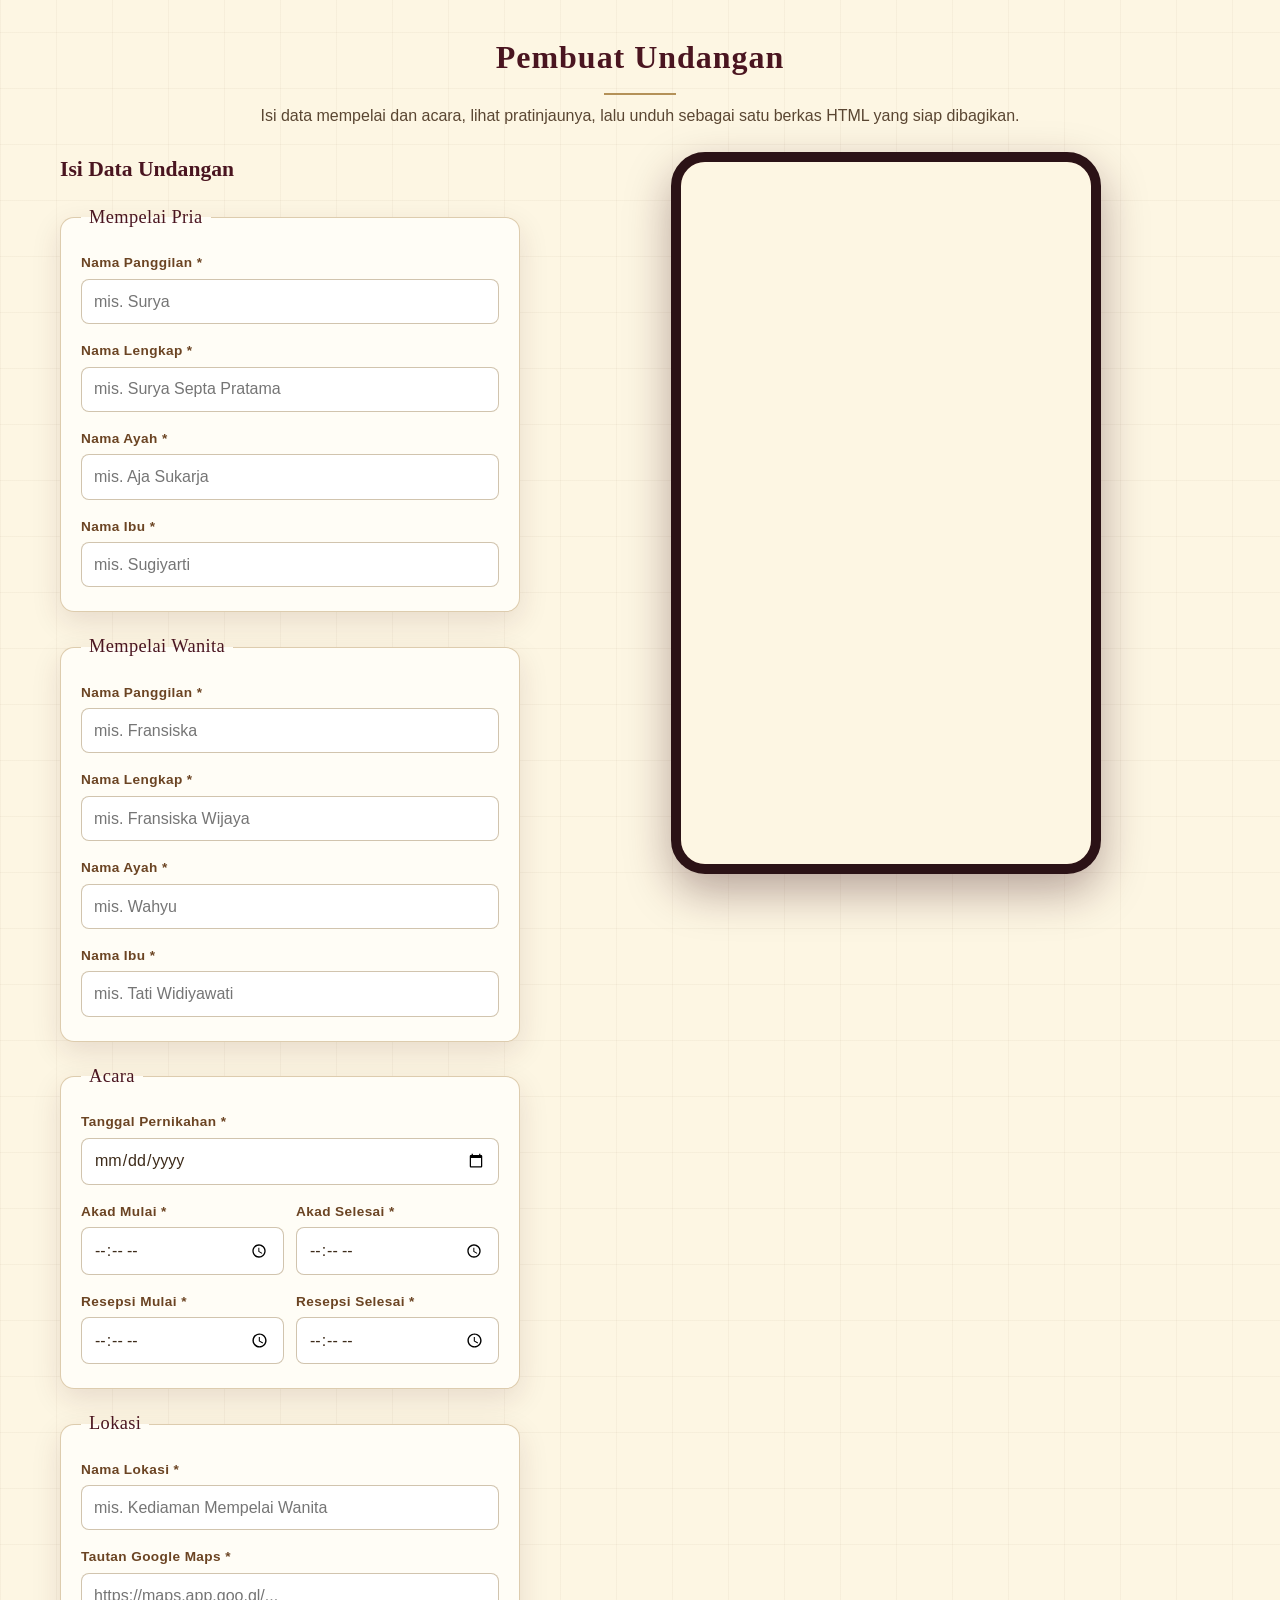
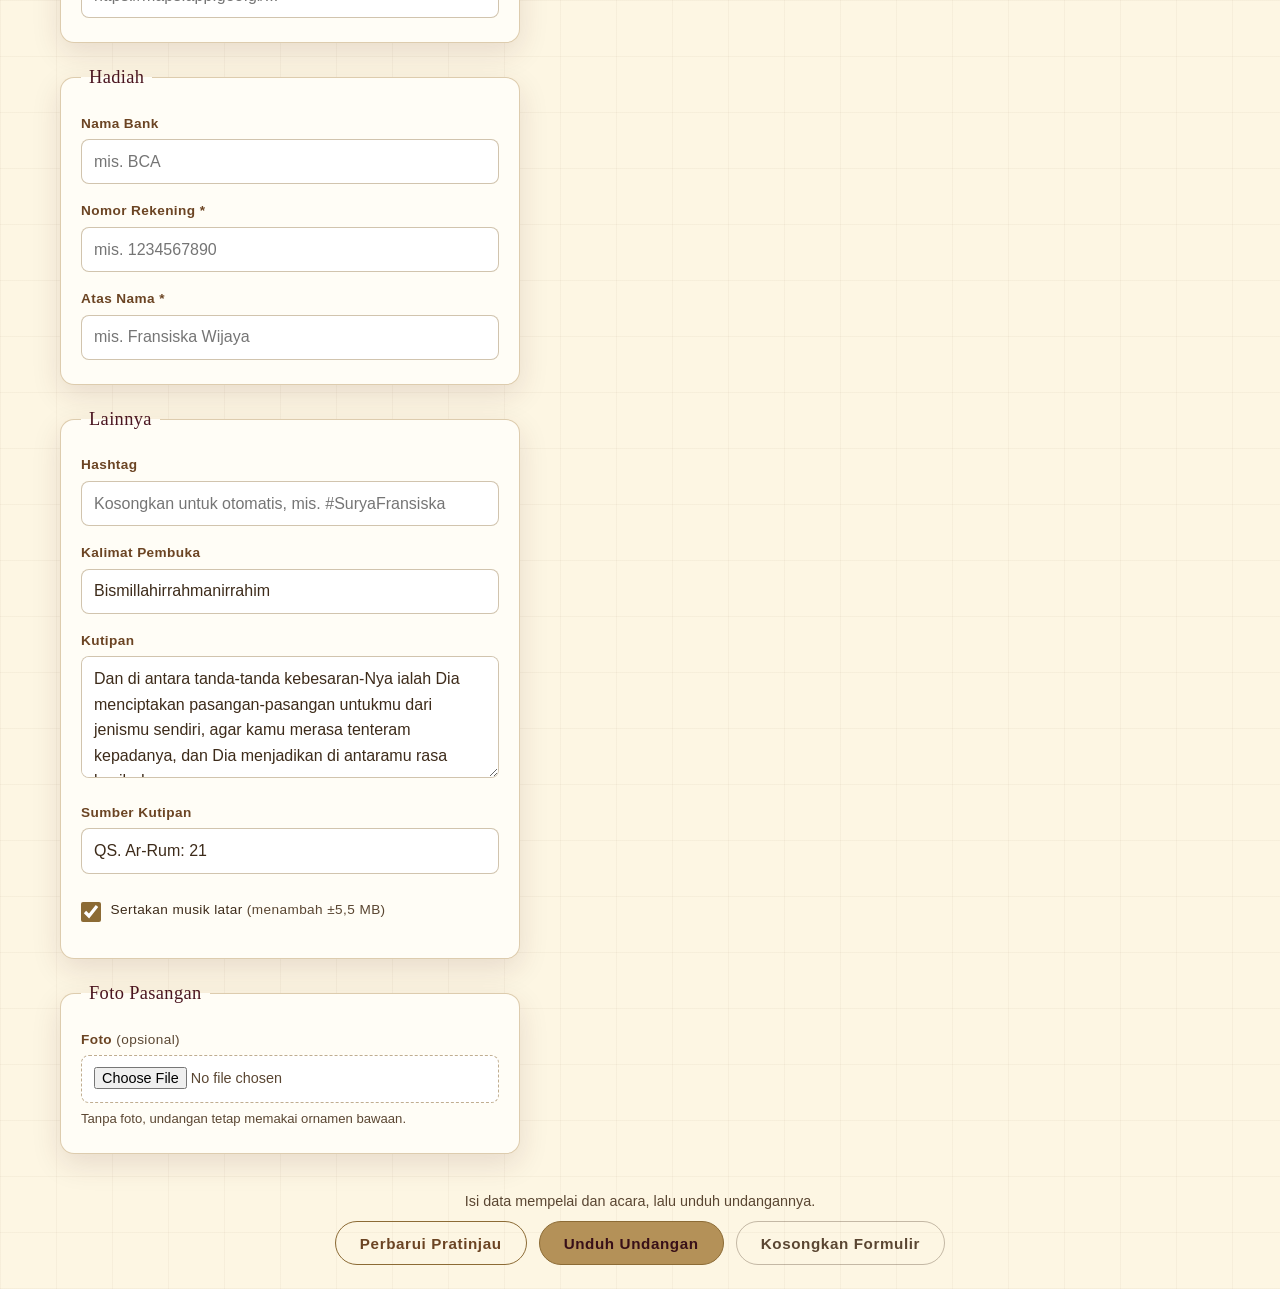
<file: index.html>
<!DOCTYPE html>
<html lang="id">
<head>
  <meta charset="UTF-8">
  <meta name="viewport" content="width=device-width, initial-scale=1.0">
  <meta name="description" content="Isi formulir, lihat pratinjau, lalu unduh undangan pernikahan dalam satu berkas HTML.">
  <title>Pembuat Undangan Pernikahan</title>
  <link rel="stylesheet" href="builder.css">
</head>
<body>
  <header class="topbar">
    <h1 class="topbar__title">Pembuat Undangan</h1>
    <p class="topbar__lead">Isi data mempelai dan acara, lihat pratinjaunya, lalu unduh sebagai satu berkas HTML yang siap dibagikan.</p>
  </header>

  <main class="layout">
    <!-- ============ Kolom formulir ============ -->
    <section class="form-col" aria-labelledby="form-title">
      <h2 class="col-title" id="form-title">Isi Data Undangan</h2>

      <form id="builder-form" novalidate>
        <fieldset class="group">
          <legend>Mempelai Pria</legend>
          <div class="field">
            <label for="pria-panggilan">Nama Panggilan <span aria-hidden="true">*</span></label>
            <input type="text" id="pria-panggilan" name="pria-panggilan" required autocomplete="off" placeholder="mis. Surya">
          </div>
          <div class="field">
            <label for="pria-lengkap">Nama Lengkap <span aria-hidden="true">*</span></label>
            <input type="text" id="pria-lengkap" name="pria-lengkap" required autocomplete="off" placeholder="mis. Surya Septa Pratama">
          </div>
          <div class="field">
            <label for="pria-ayah">Nama Ayah <span aria-hidden="true">*</span></label>
            <input type="text" id="pria-ayah" name="pria-ayah" required autocomplete="off" placeholder="mis. Aja Sukarja">
          </div>
          <div class="field">
            <label for="pria-ibu">Nama Ibu <span aria-hidden="true">*</span></label>
            <input type="text" id="pria-ibu" name="pria-ibu" required autocomplete="off" placeholder="mis. Sugiyarti">
          </div>
        </fieldset>

        <fieldset class="group">
          <legend>Mempelai Wanita</legend>
          <div class="field">
            <label for="wanita-panggilan">Nama Panggilan <span aria-hidden="true">*</span></label>
            <input type="text" id="wanita-panggilan" name="wanita-panggilan" required autocomplete="off" placeholder="mis. Fransiska">
          </div>
          <div class="field">
            <label for="wanita-lengkap">Nama Lengkap <span aria-hidden="true">*</span></label>
            <input type="text" id="wanita-lengkap" name="wanita-lengkap" required autocomplete="off" placeholder="mis. Fransiska Wijaya">
          </div>
          <div class="field">
            <label for="wanita-ayah">Nama Ayah <span aria-hidden="true">*</span></label>
            <input type="text" id="wanita-ayah" name="wanita-ayah" required autocomplete="off" placeholder="mis. Wahyu">
          </div>
          <div class="field">
            <label for="wanita-ibu">Nama Ibu <span aria-hidden="true">*</span></label>
            <input type="text" id="wanita-ibu" name="wanita-ibu" required autocomplete="off" placeholder="mis. Tati Widiyawati">
          </div>
        </fieldset>

        <fieldset class="group">
          <legend>Acara</legend>
          <div class="field">
            <label for="tanggal">Tanggal Pernikahan <span aria-hidden="true">*</span></label>
            <input type="date" id="tanggal" name="tanggal" required>
          </div>
          <div class="field-row">
            <div class="field">
              <label for="akad-mulai">Akad Mulai <span aria-hidden="true">*</span></label>
              <input type="time" id="akad-mulai" name="akad-mulai" required>
            </div>
            <div class="field">
              <label for="akad-selesai">Akad Selesai <span aria-hidden="true">*</span></label>
              <input type="time" id="akad-selesai" name="akad-selesai" required>
            </div>
          </div>
          <div class="field-row">
            <div class="field">
              <label for="resepsi-mulai">Resepsi Mulai <span aria-hidden="true">*</span></label>
              <input type="time" id="resepsi-mulai" name="resepsi-mulai" required>
            </div>
            <div class="field">
              <label for="resepsi-selesai">Resepsi Selesai <span aria-hidden="true">*</span></label>
              <input type="time" id="resepsi-selesai" name="resepsi-selesai" required>
            </div>
          </div>
        </fieldset>

        <fieldset class="group">
          <legend>Lokasi</legend>
          <div class="field">
            <label for="lokasi">Nama Lokasi <span aria-hidden="true">*</span></label>
            <input type="text" id="lokasi" name="lokasi" required autocomplete="off" placeholder="mis. Kediaman Mempelai Wanita">
          </div>
          <div class="field">
            <label for="maps">Tautan Google Maps <span aria-hidden="true">*</span></label>
            <input type="url" id="maps" name="maps" required autocomplete="off" placeholder="https://maps.app.goo.gl/...">
          </div>
        </fieldset>

        <fieldset class="group">
          <legend>Hadiah</legend>
          <div class="field">
            <label for="bank">Nama Bank</label>
            <input type="text" id="bank" name="bank" autocomplete="off" placeholder="mis. BCA">
          </div>
          <div class="field">
            <label for="rekening">Nomor Rekening <span aria-hidden="true">*</span></label>
            <input type="text" id="rekening" name="rekening" required inputmode="numeric" autocomplete="off" placeholder="mis. 1234567890">
          </div>
          <div class="field">
            <label for="atasnama">Atas Nama <span aria-hidden="true">*</span></label>
            <input type="text" id="atasnama" name="atasnama" required autocomplete="off" placeholder="mis. Fransiska Wijaya">
          </div>
        </fieldset>

        <fieldset class="group">
          <legend>Lainnya</legend>
          <div class="field">
            <label for="hashtag">Hashtag</label>
            <input type="text" id="hashtag" name="hashtag" autocomplete="off" placeholder="Kosongkan untuk otomatis, mis. #SuryaFransiska">
          </div>
          <div class="field">
            <label for="pembuka">Kalimat Pembuka</label>
            <input type="text" id="pembuka" name="pembuka" autocomplete="off" placeholder="mis. Bismillahirrahmanirrahim">
          </div>
          <div class="field">
            <label for="kutipan">Kutipan</label>
            <textarea id="kutipan" name="kutipan" rows="4" placeholder="Tulis kutipan atau ayat yang ingin ditampilkan"></textarea>
          </div>
          <div class="field">
            <label for="kutipan-sumber">Sumber Kutipan</label>
            <input type="text" id="kutipan-sumber" name="kutipan-sumber" autocomplete="off" placeholder="mis. QS. Ar-Rum: 21">
          </div>
          <div class="field field--check">
            <input type="checkbox" id="musik" name="musik" checked>
            <label for="musik">Sertakan musik latar <span class="hint">(menambah &plusmn;5,5 MB)</span></label>
          </div>
        </fieldset>

        <fieldset class="group">
          <legend>Foto Pasangan</legend>
          <div class="field">
            <label for="foto">Foto <span class="hint">(opsional)</span></label>
            <input type="file" id="foto" name="foto" accept="image/*">
            <p class="hint">Tanpa foto, undangan tetap memakai ornamen bawaan.</p>
            <div class="foto-pratinjau" id="foto-pratinjau" hidden>
              <img id="foto-thumb" alt="Pratinjau foto yang dipilih">
              <button type="button" class="btn btn--ghost" id="foto-hapus">Hapus foto</button>
            </div>
          </div>
        </fieldset>
      </form>
    </section>

    <!-- ============ Kolom pratinjau ============ -->
    <aside class="preview-col" aria-labelledby="preview-title">
      <details id="preview-details" class="preview-fold" open>
        <summary id="preview-title" class="col-title">Pratinjau Undangan</summary>
        <div class="phone">
          <iframe id="preview" title="Pratinjau undangan pernikahan" sandbox="allow-scripts"></iframe>
        </div>
      </details>
    </aside>
  </main>

  <!-- ============ Bilah aksi & status ============ -->
  <div class="actions" id="actions">
    <p class="status" id="status" aria-live="polite"></p>
    <div class="actions__buttons">
      <button type="button" class="btn btn--outline" id="btn-preview">Perbarui Pratinjau</button>
      <button type="button" class="btn btn--gold" id="btn-unduh">Unduh Undangan</button>
      <button type="button" class="btn btn--ghost" id="btn-contoh">Kosongkan Formulir</button>
    </div>
  </div>

  <script src="template.js" defer></script>
  <script src="app.js" defer></script>
</body>
</html>
</file>
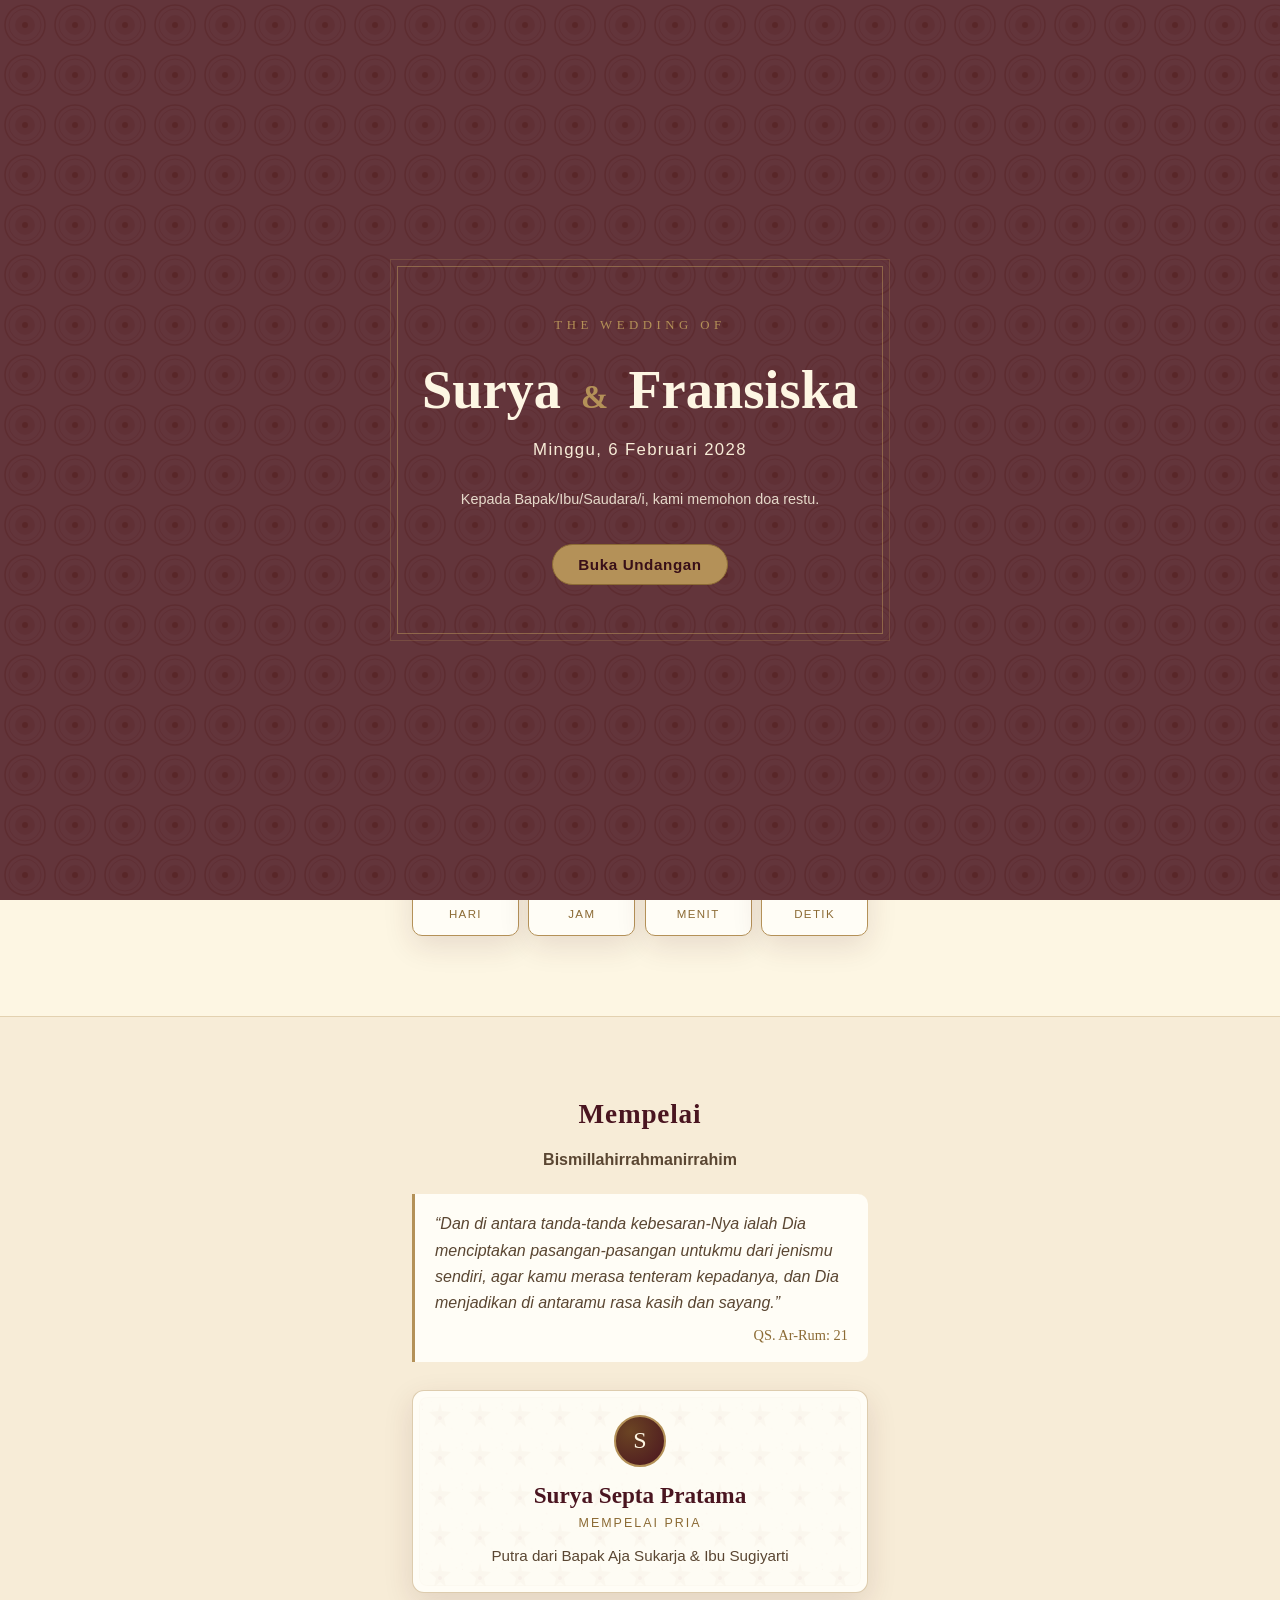
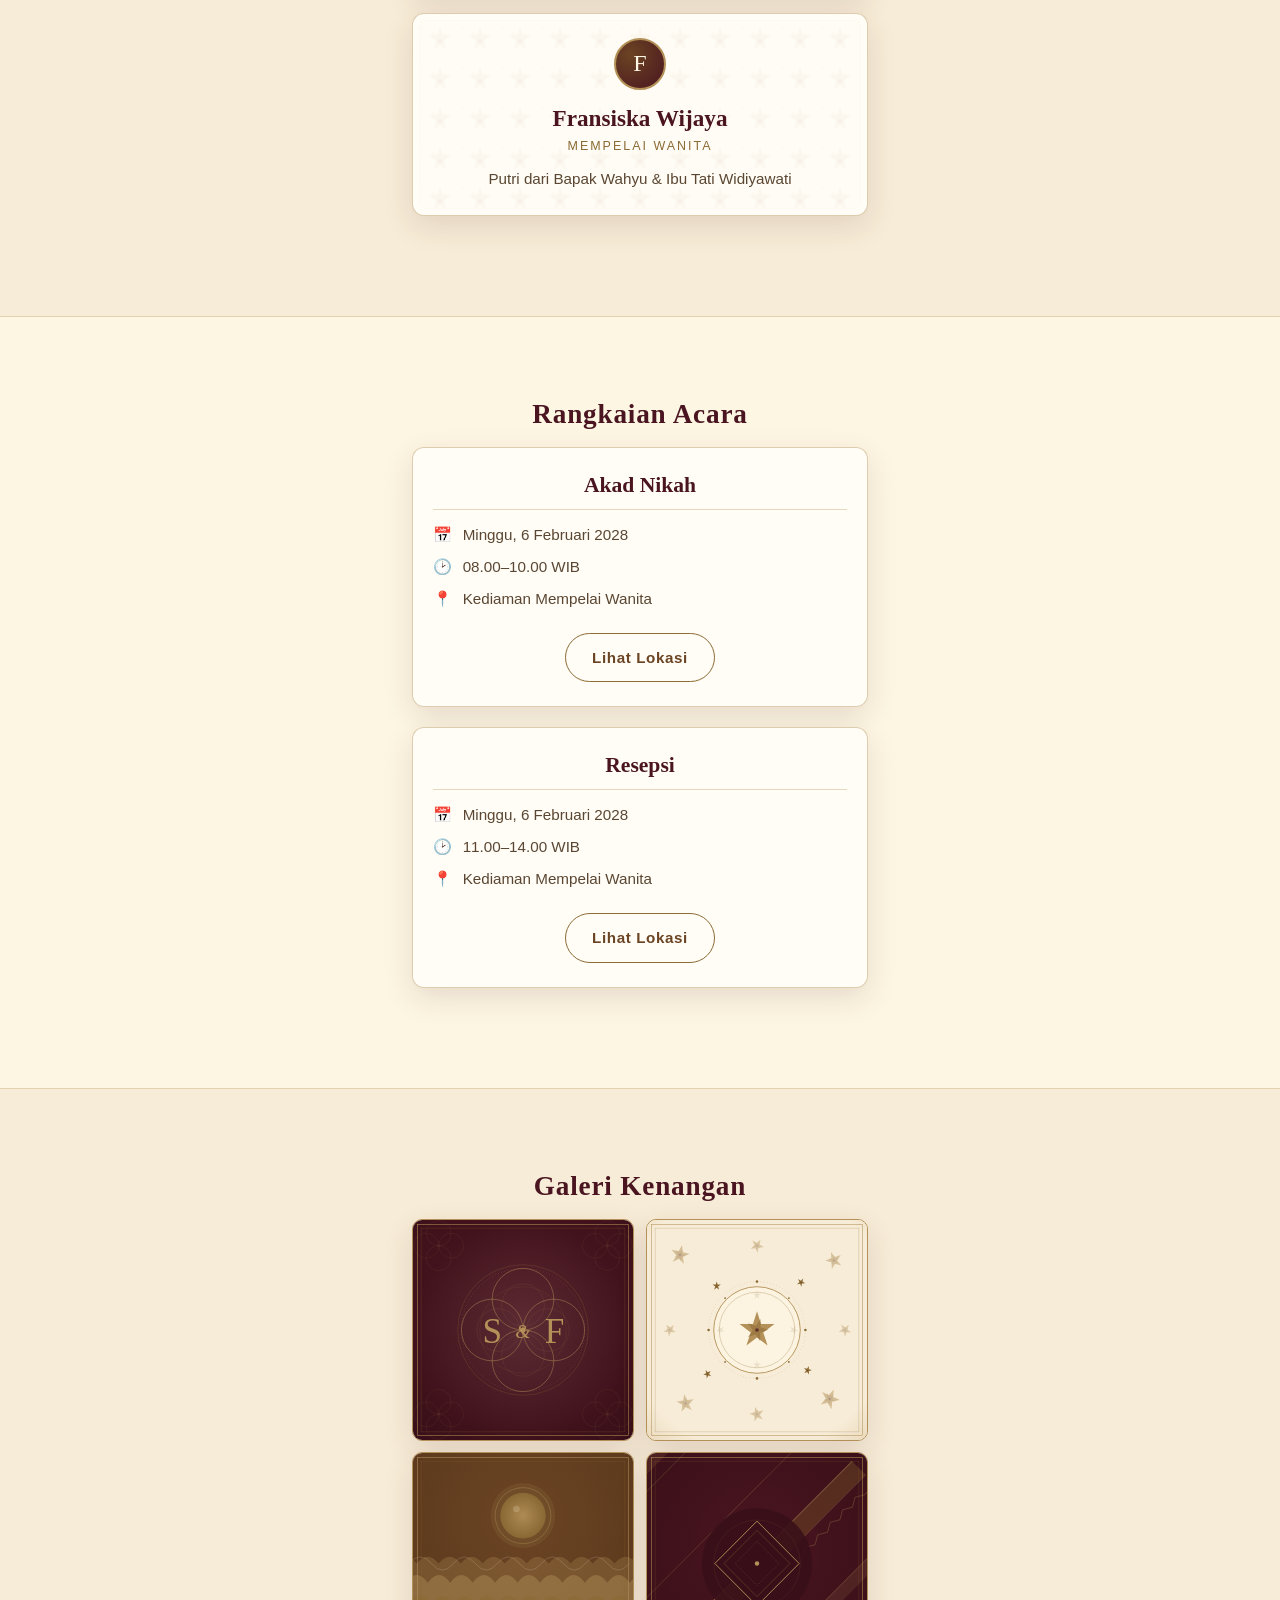
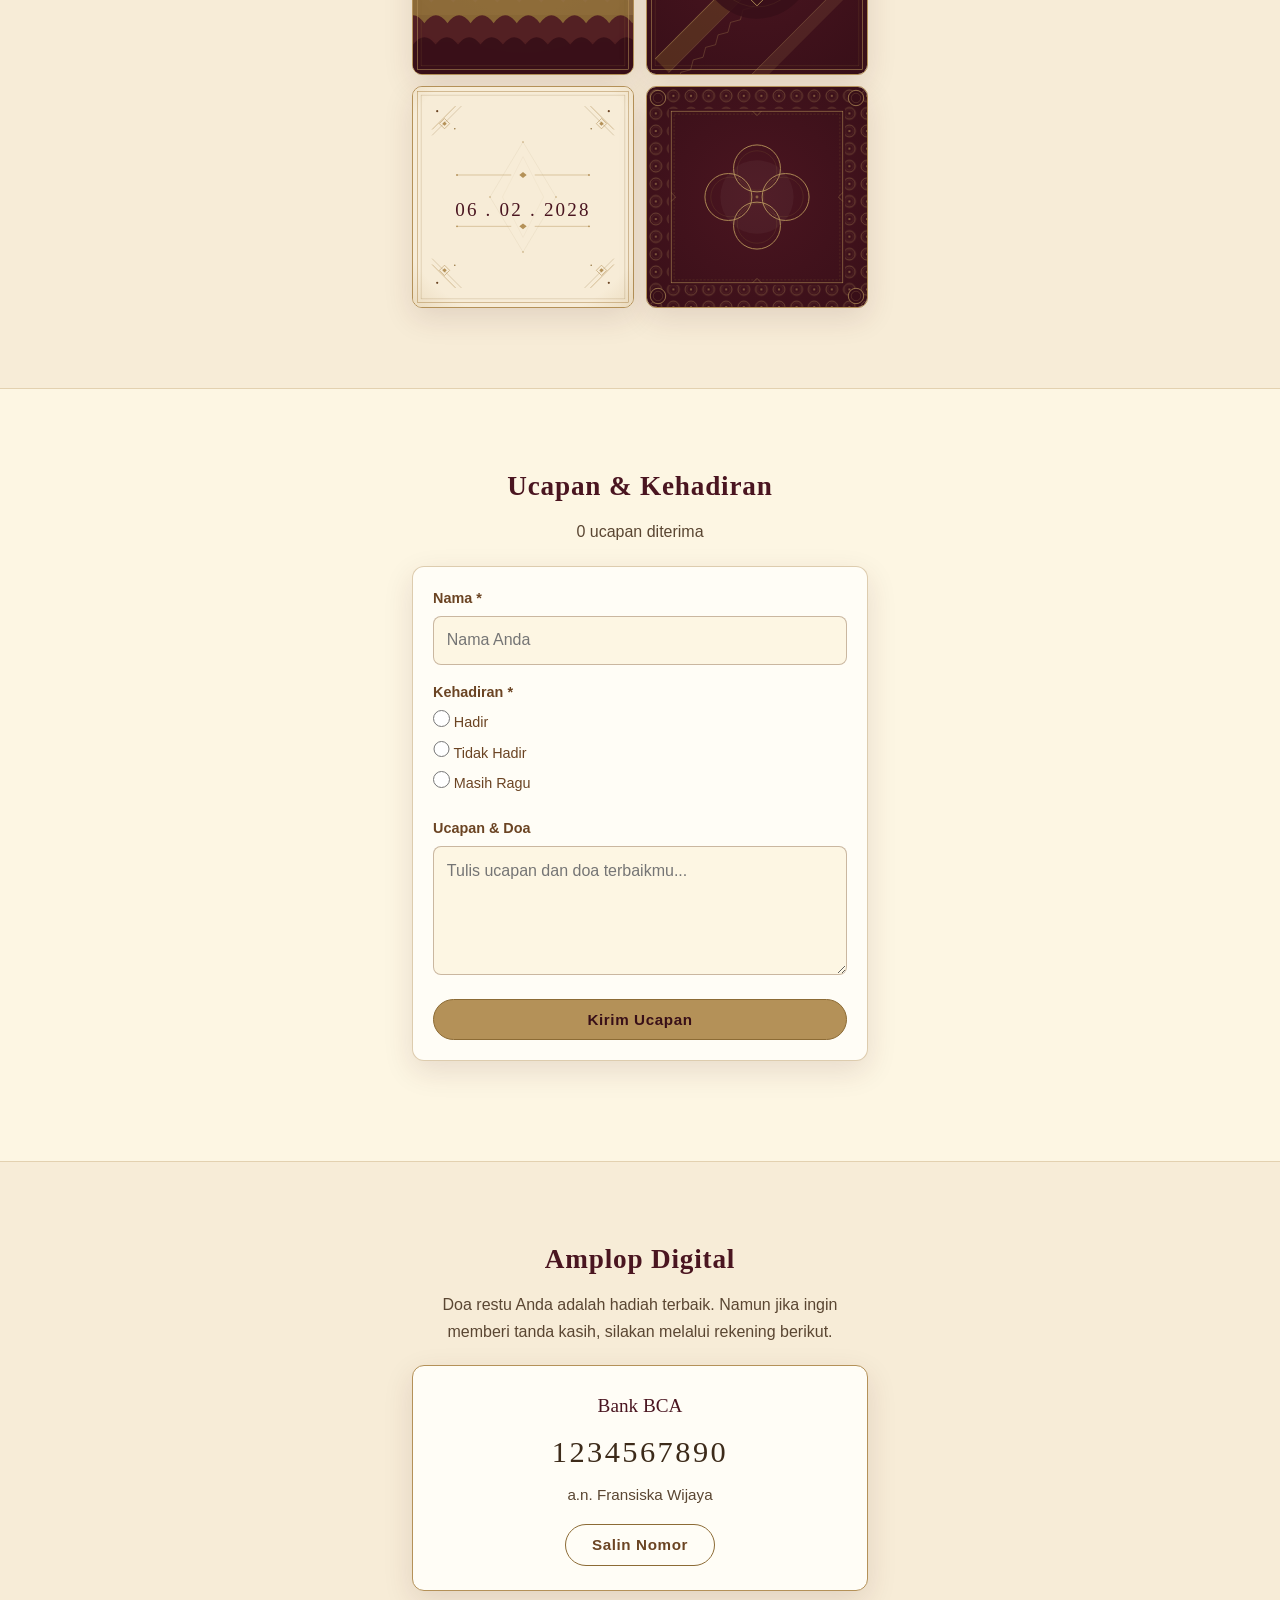
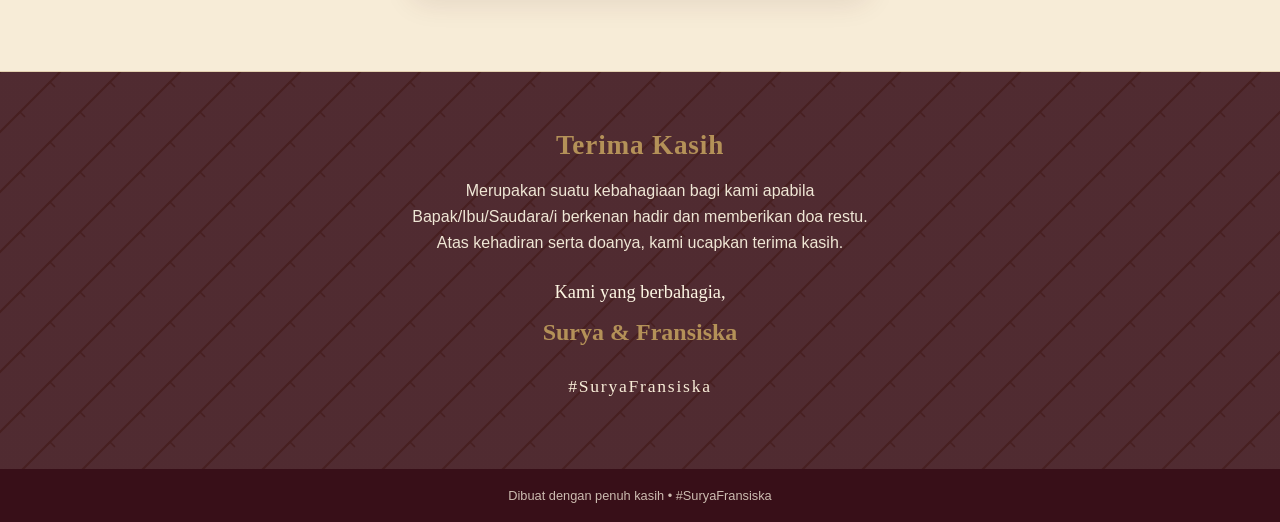
<file: demo/index.html>
<!DOCTYPE html>
<html lang="id">
<head>
  <meta charset="UTF-8">
  <meta name="viewport" content="width=device-width, initial-scale=1.0">
  <meta name="description" content="Undangan pernikahan Surya Septa Pratama &amp; Fransiska Wijaya — Minggu, 6 Februari 2028, kediaman mempelai wanita.">
  <title>Undangan Pernikahan — Surya &amp; Fransiska</title>
  <link rel="stylesheet" href="../css/style.css">
</head>
<body class="cover-open" data-tanggal="2028-02-06T08:00:00+07:00">

  <!-- ============ 1. Cover / layar pembuka ============ -->
  <div class="cover" id="cover" role="dialog" aria-modal="true" aria-labelledby="cover-title">
    <div class="cover__batik" aria-hidden="true"></div>
    <div class="cover__inner">
      <p class="cover__eyebrow">The Wedding Of</p>
      <h1 class="cover__names" id="cover-title"><span id="cover-pria">Surya</span> <span class="amp">&amp;</span> <span id="cover-wanita">Fransiska</span></h1>
      <p class="cover__date" id="cover-date">Minggu, 6 Februari 2028</p>
      <p class="cover__hint">Kepada Bapak/Ibu/Saudara/i, kami memohon doa restu.</p>
      <button type="button" class="btn btn--gold" id="open-btn">Buka Undangan</button>
    </div>
  </div>

  <header class="site-header" id="atas">
    <p class="site-header__brand"><span id="brand-pria">S</span> <span aria-hidden="true">&amp;</span><span class="sr-only">dan</span> <span id="brand-wanita">F</span></p>
  </header>

  <main>
    <!-- ============ 2. Hero ============ -->
    <section class="hero" aria-labelledby="hero-title">
      <div class="column">
        <div class="hero__photo" aria-hidden="true">
          <span class="hero__monogram"><span id="monogram-pria">S</span><span class="hero__heart">&hearts;</span><span id="monogram-wanita">F</span></span>
        </div>
        <h2 class="hero__names" id="hero-title">Surya Septa Pratama &amp; Fransiska Wijaya</h2>
        <p class="hero__date" id="hero-date">Minggu, 6 Februari 2028</p>
        <div class="divider" aria-hidden="true"></div>
        <a class="scroll-cue" href="#countdown" aria-label="Gulir ke bagian hitung mundur">
          <span aria-hidden="true">&#8595;</span> Gulir ke bawah
        </a>
      </div>
    </section>

    <!-- ============ 3. Countdown ============ -->
    <section class="section" id="countdown" aria-labelledby="countdown-title">
      <div class="column reveal">
        <h3 class="section__title" id="countdown-title">Menuju Hari Bahagia</h3>
        <p class="sr-only" id="countdown-status" aria-live="polite"></p>
        <div class="countdown" aria-hidden="true">
          <div class="countdown__box"><span class="countdown__num" id="cd-hari">00</span><span class="countdown__label">Hari</span></div>
          <div class="countdown__box"><span class="countdown__num" id="cd-jam">00</span><span class="countdown__label">Jam</span></div>
          <div class="countdown__box"><span class="countdown__num" id="cd-menit">00</span><span class="countdown__label">Menit</span></div>
          <div class="countdown__box"><span class="countdown__num" id="cd-detik">00</span><span class="countdown__label">Detik</span></div>
        </div>
      </div>
    </section>

    <!-- ============ 4. Mempelai ============ -->
    <section class="section section--tinted" id="mempelai" aria-labelledby="mempelai-title">
      <div class="column reveal">
        <h3 class="section__title" id="mempelai-title">Mempelai</h3>
        <p class="lead"><strong id="pembuka">Bismillahirrahmanirrahim</strong></p>
        <blockquote class="quote">
          <p id="quote-teks">&ldquo;Dan di antara tanda-tanda kebesaran-Nya ialah Dia menciptakan pasangan-pasangan untukmu dari jenismu sendiri, agar kamu merasa tenteram kepadanya, dan Dia menjadikan di antaramu rasa kasih dan sayang.&rdquo;</p>
          <cite id="quote-sumber">QS. Ar-Rum: 21</cite>
        </blockquote>

        <article class="couple-card">
          <div class="couple-card__badge" aria-hidden="true" id="pria-badge">S</div>
          <h4 class="couple-card__name" id="pria-nama">Surya Septa Pratama</h4>
          <p class="couple-card__role">Mempelai Pria</p>
          <p class="couple-card__parents" id="pria-orangtua">Putra dari Bapak Aja Sukarja &amp; Ibu Sugiyarti</p>
        </article>

        <article class="couple-card">
          <div class="couple-card__badge" aria-hidden="true" id="wanita-badge">F</div>
          <h4 class="couple-card__name" id="wanita-nama">Fransiska Wijaya</h4>
          <p class="couple-card__role">Mempelai Wanita</p>
          <p class="couple-card__parents" id="wanita-orangtua">Putri dari Bapak Wahyu &amp; Ibu Tati Widiyawati</p>
        </article>
      </div>
    </section>

    <!-- ============ 5. Acara ============ -->
    <section class="section" id="acara" aria-labelledby="acara-title">
      <div class="column reveal">
        <h3 class="section__title" id="acara-title">Rangkaian Acara</h3>

        <article class="event-card">
          <h4 class="event-card__title">Akad Nikah</h4>
          <p class="event-card__row"><span class="event-card__icon" aria-hidden="true">&#128197;</span> <span id="akad-tanggal">Minggu, 6 Februari 2028</span></p>
          <p class="event-card__row"><span class="event-card__icon" aria-hidden="true">&#128337;</span> <span id="akad-jam">08.00&ndash;10.00 WIB</span></p>
          <p class="event-card__row"><span class="event-card__icon" aria-hidden="true">&#128205;</span> <span id="akad-lokasi">Kediaman Mempelai Wanita</span></p>
          <a class="btn btn--outline" id="akad-maps" href="https://maps.app.goo.gl/YFyc4B4BgszYhBEk7" target="_blank" rel="noopener">Lihat Lokasi</a>
        </article>

        <article class="event-card">
          <h4 class="event-card__title">Resepsi</h4>
          <p class="event-card__row"><span class="event-card__icon" aria-hidden="true">&#128197;</span> <span id="resepsi-tanggal">Minggu, 6 Februari 2028</span></p>
          <p class="event-card__row"><span class="event-card__icon" aria-hidden="true">&#128337;</span> <span id="resepsi-jam">11.00&ndash;14.00 WIB</span></p>
          <p class="event-card__row"><span class="event-card__icon" aria-hidden="true">&#128205;</span> <span id="resepsi-lokasi">Kediaman Mempelai Wanita</span></p>
          <a class="btn btn--outline" id="resepsi-maps" href="https://maps.app.goo.gl/YFyc4B4BgszYhBEk7" target="_blank" rel="noopener">Lihat Lokasi</a>
        </article>
      </div>
    </section>

    <!-- ============ 6. Galeri ============ -->
    <section class="section section--tinted" id="galeri" aria-labelledby="galeri-title">
      <div class="column reveal">
        <h3 class="section__title" id="galeri-title">Galeri Kenangan</h3>
        <div class="gallery">
          <img class="gallery__tile" src="../assets/images/galeri-1.svg" alt="Monogram S dan F di dalam medali motif kawung bernuansa merah marun" width="600" height="600" loading="lazy" decoding="async">
          <img class="gallery__tile" src="../assets/images/galeri-2.svg" alt="Bintang-bintang motif truntum dengan cincin emas di tengah di atas latar gading" width="600" height="600" loading="lazy" decoding="async">
          <img class="gallery__tile" src="../assets/images/galeri-3.svg" alt="Lapisan awan mega mendung sebagai cakrawala dengan piringan emas di atas latar sogan" width="600" height="600" loading="lazy" decoding="async">
          <img class="gallery__tile" src="../assets/images/galeri-4.svg" alt="Pita diagonal motif parang dengan segel wajik emas di atas latar marun" width="600" height="600" loading="lazy" decoding="async">
          <img class="gallery__tile" src="../assets/images/galeri-5.svg" alt="Tanggal pernikahan 06 02 2028 dengan ornamen sudut motif sidomukti di atas latar gading" width="600" height="600" loading="lazy" decoding="async">
          <img class="gallery__tile" src="../assets/images/galeri-6.svg" alt="Bingkai motif kawung penuh dengan quatrefoil emas kosong di tengah, pas untuk foto" width="600" height="600" loading="lazy" decoding="async">
        </div>
      </div>
    </section>

    <!-- ============ 7. Ucapan &amp; RSVP ============ -->
    <section class="section" id="ucapan" aria-labelledby="ucapan-title">
      <div class="column reveal">
        <h3 class="section__title" id="ucapan-title">Ucapan &amp; Kehadiran</h3>
        <p class="lead" id="rsvp-count">0 ucapan diterima</p>

        <form class="rsvp-form" id="rsvp-form" novalidate>
          <div class="field">
            <label for="rsvp-nama">Nama <span aria-hidden="true">*</span></label>
            <input type="text" id="rsvp-nama" name="nama" required autocomplete="name" placeholder="Nama Anda">
            <p class="field__error" id="err-nama" hidden>Mohon isi nama Anda.</p>
          </div>

          <fieldset class="field field--radio">
            <legend>Kehadiran <span aria-hidden="true">*</span></legend>
            <label class="radio"><input type="radio" name="kehadiran" value="Hadir" required> <span>Hadir</span></label>
            <label class="radio"><input type="radio" name="kehadiran" value="Tidak Hadir"> <span>Tidak Hadir</span></label>
            <label class="radio"><input type="radio" name="kehadiran" value="Masih Ragu"> <span>Masih Ragu</span></label>
            <p class="field__error" id="err-kehadiran" hidden>Mohon pilih status kehadiran.</p>
          </fieldset>

          <div class="field">
            <label for="rsvp-pesan">Ucapan &amp; Doa</label>
            <textarea id="rsvp-pesan" name="pesan" rows="4" placeholder="Tulis ucapan dan doa terbaikmu..."></textarea>
          </div>

          <button type="submit" class="btn btn--gold">Kirim Ucapan</button>
        </form>

        <ul class="rsvp-list" id="rsvp-list" aria-live="polite"></ul>
      </div>
    </section>

    <!-- ============ 8. Amplop digital ============ -->
    <section class="section section--tinted" id="amplop" aria-labelledby="amplop-title">
      <div class="column reveal">
        <h3 class="section__title" id="amplop-title">Amplop Digital</h3>
        <p class="lead">Doa restu Anda adalah hadiah terbaik. Namun jika ingin memberi tanda kasih, silakan melalui rekening berikut.</p>
        <div class="bank-card">
          <p class="bank-card__bank" id="bank-nama">Bank BCA</p>
          <p class="bank-card__number" id="bank-number">1234567890</p>
          <p class="bank-card__name" id="bank-atasnama">a.n. Fransiska Wijaya</p>
          <button type="button" class="btn btn--outline" id="copy-btn">Salin Nomor</button>
        </div>
      </div>
    </section>

    <!-- ============ 9. Penutup ============ -->
    <section class="closing" aria-labelledby="closing-title">
      <div class="column reveal">
        <h3 class="section__title" id="closing-title">Terima Kasih</h3>
        <p class="lead">Merupakan suatu kebahagiaan bagi kami apabila Bapak/Ibu/Saudara/i berkenan hadir dan memberikan doa restu. Atas kehadiran serta doanya, kami ucapkan terima kasih.</p>
        <p class="closing__names">Kami yang berbahagia,<br><strong id="closing-names">Surya &amp; Fransiska</strong></p>
        <p class="closing__hashtag" id="closing-hashtag">#SuryaFransiska</p>
      </div>
    </section>
  </main>

  <footer class="site-footer">
    <p>Dibuat dengan penuh kasih &bull; <span id="footer-hashtag">#SuryaFransiska</span></p>
  </footer>

  <audio id="bg-music" src="../assets/audio/Payung%20Teduh%20-%20Akad.mp3" loop preload="auto" aria-hidden="true"></audio>
  <button type="button" class="music-toggle" id="music-toggle" aria-pressed="false" aria-label="Putar musik" hidden>
    <span aria-hidden="true">&#9834;</span>
  </button>

  <script src="../js/main.js"></script>
</body>
</html>
</file>
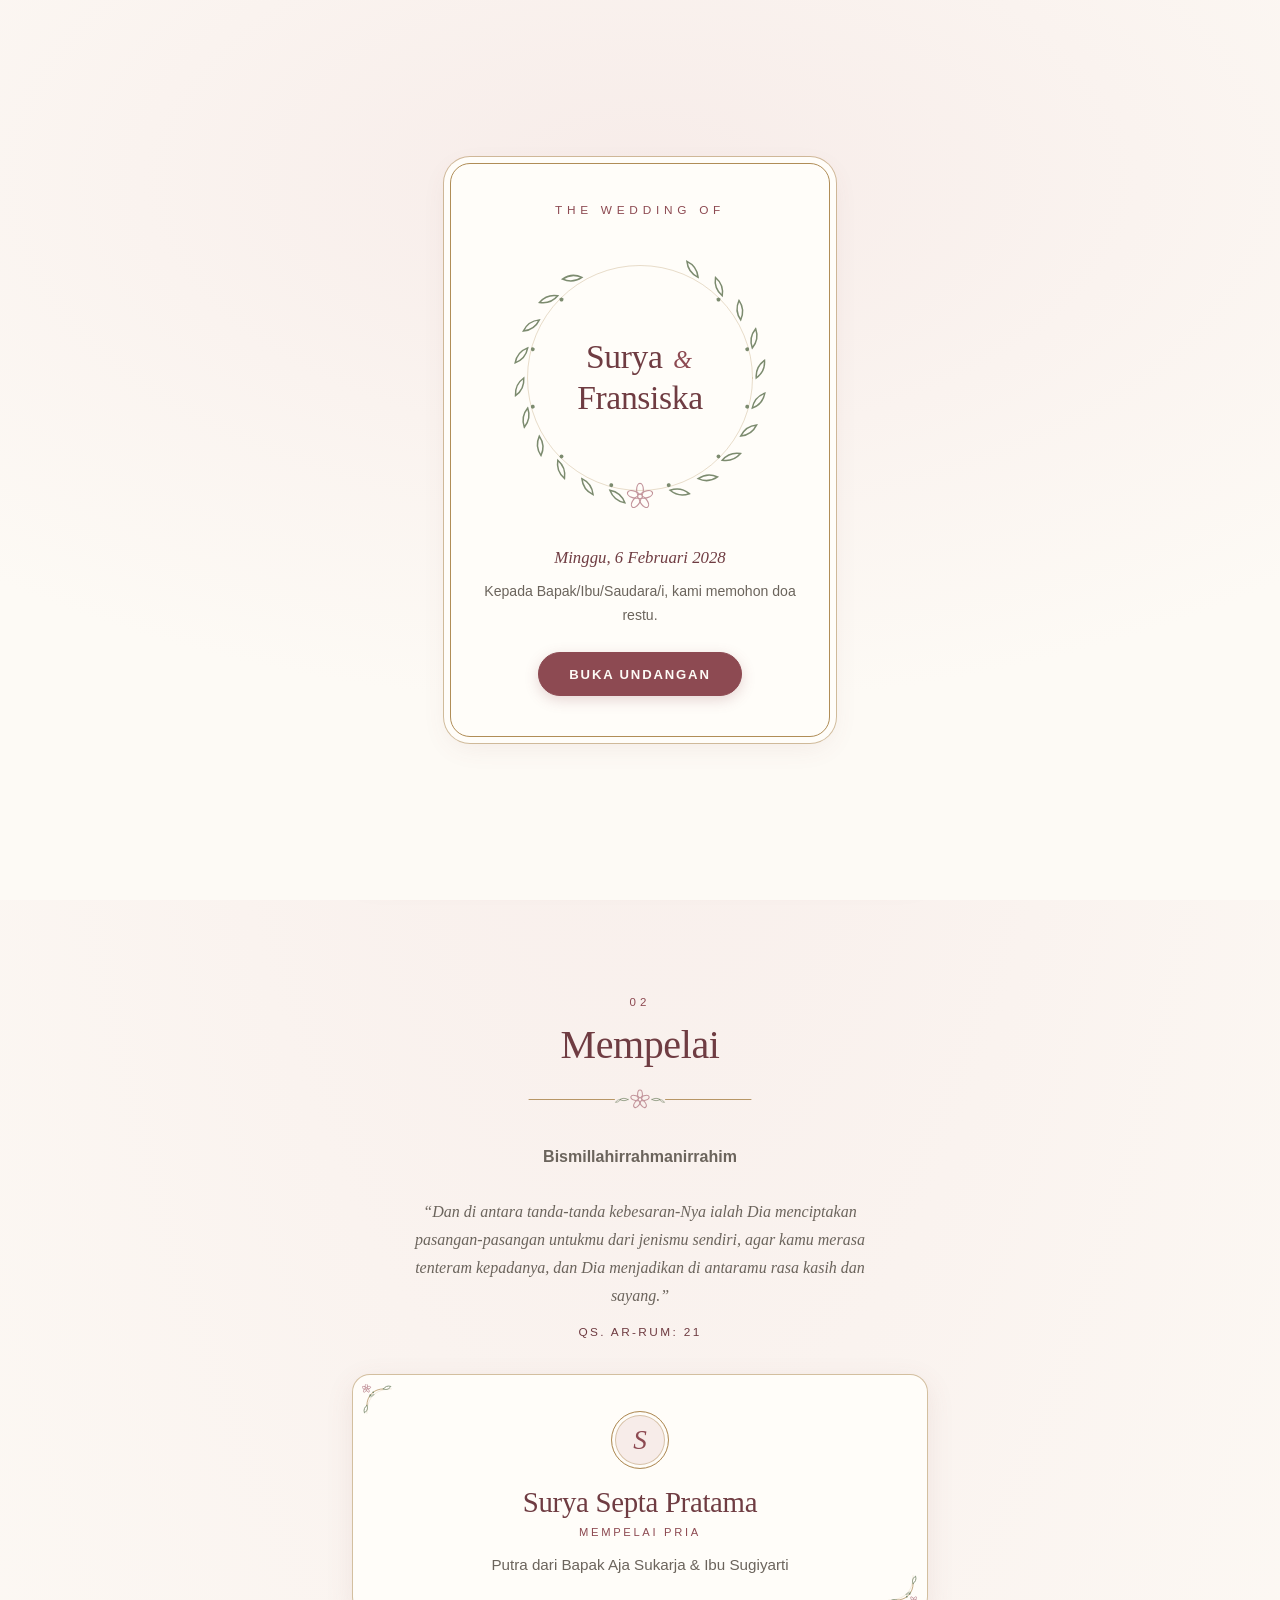
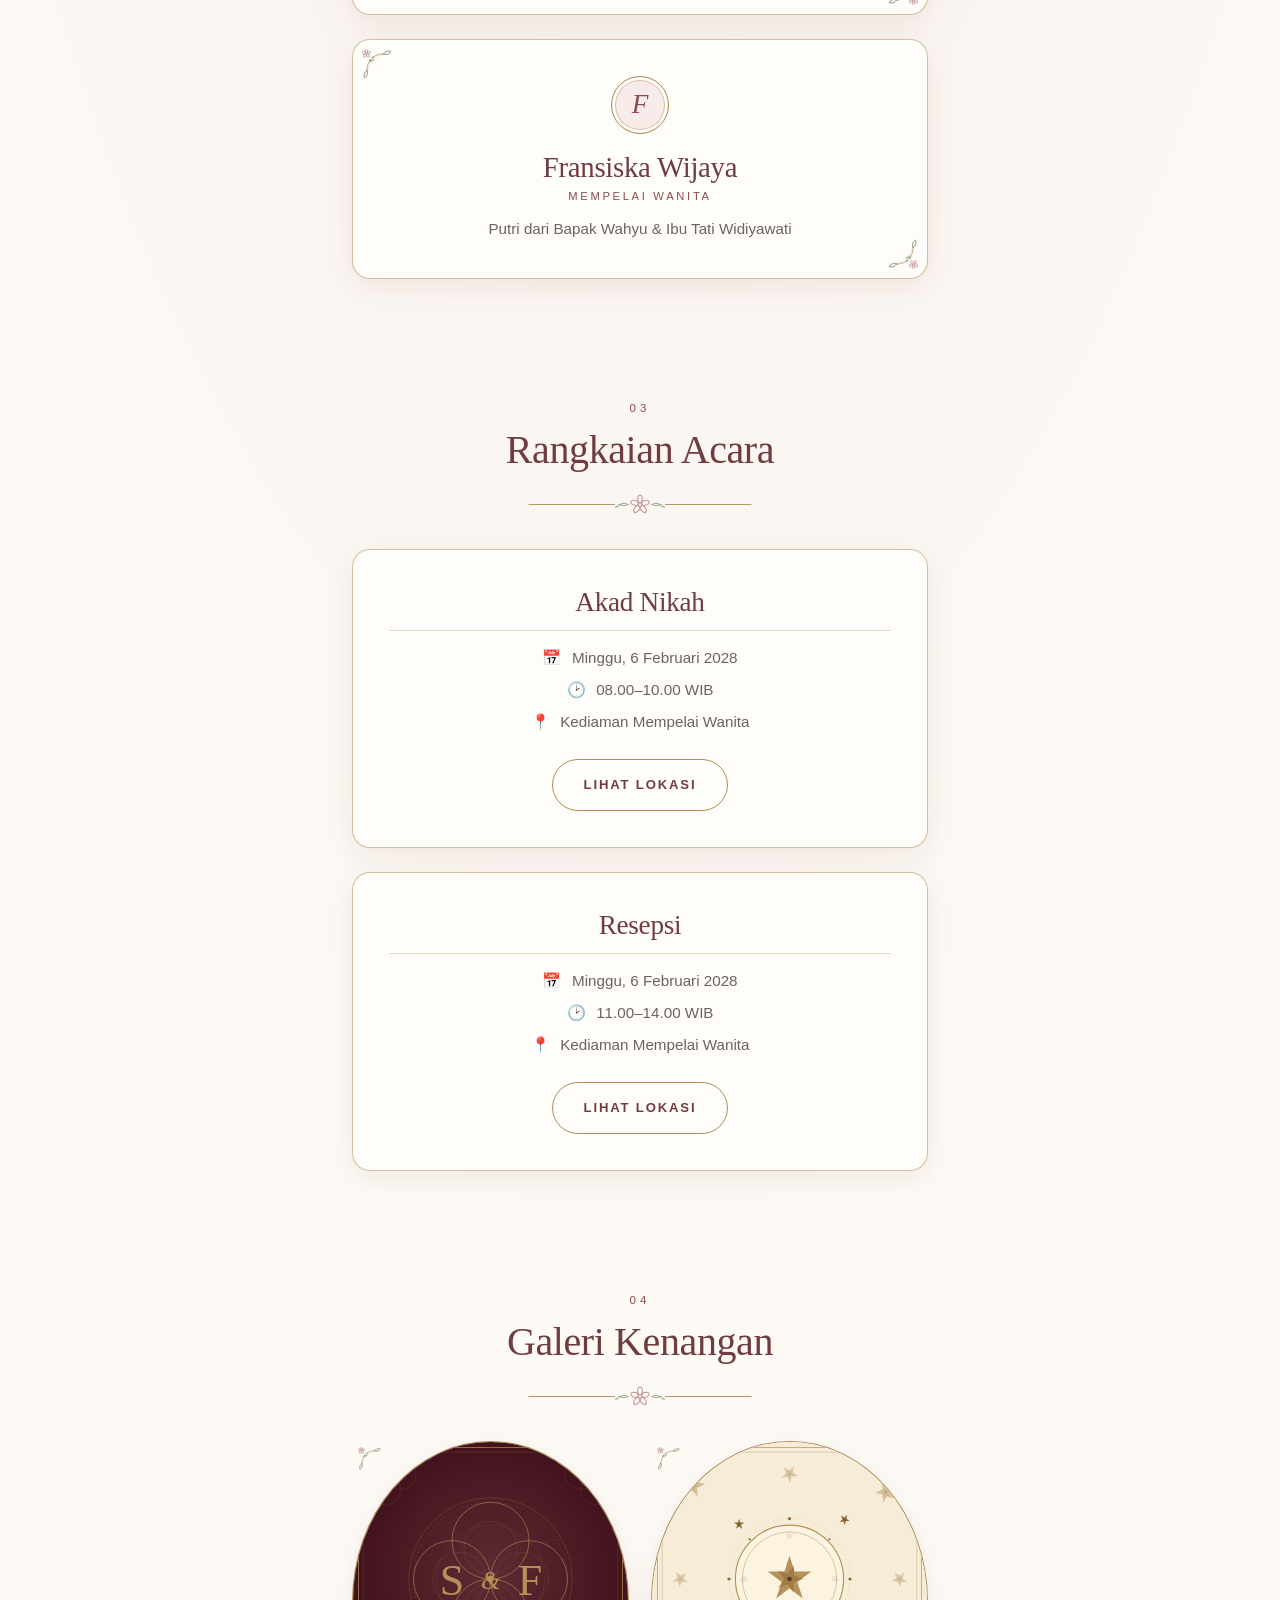
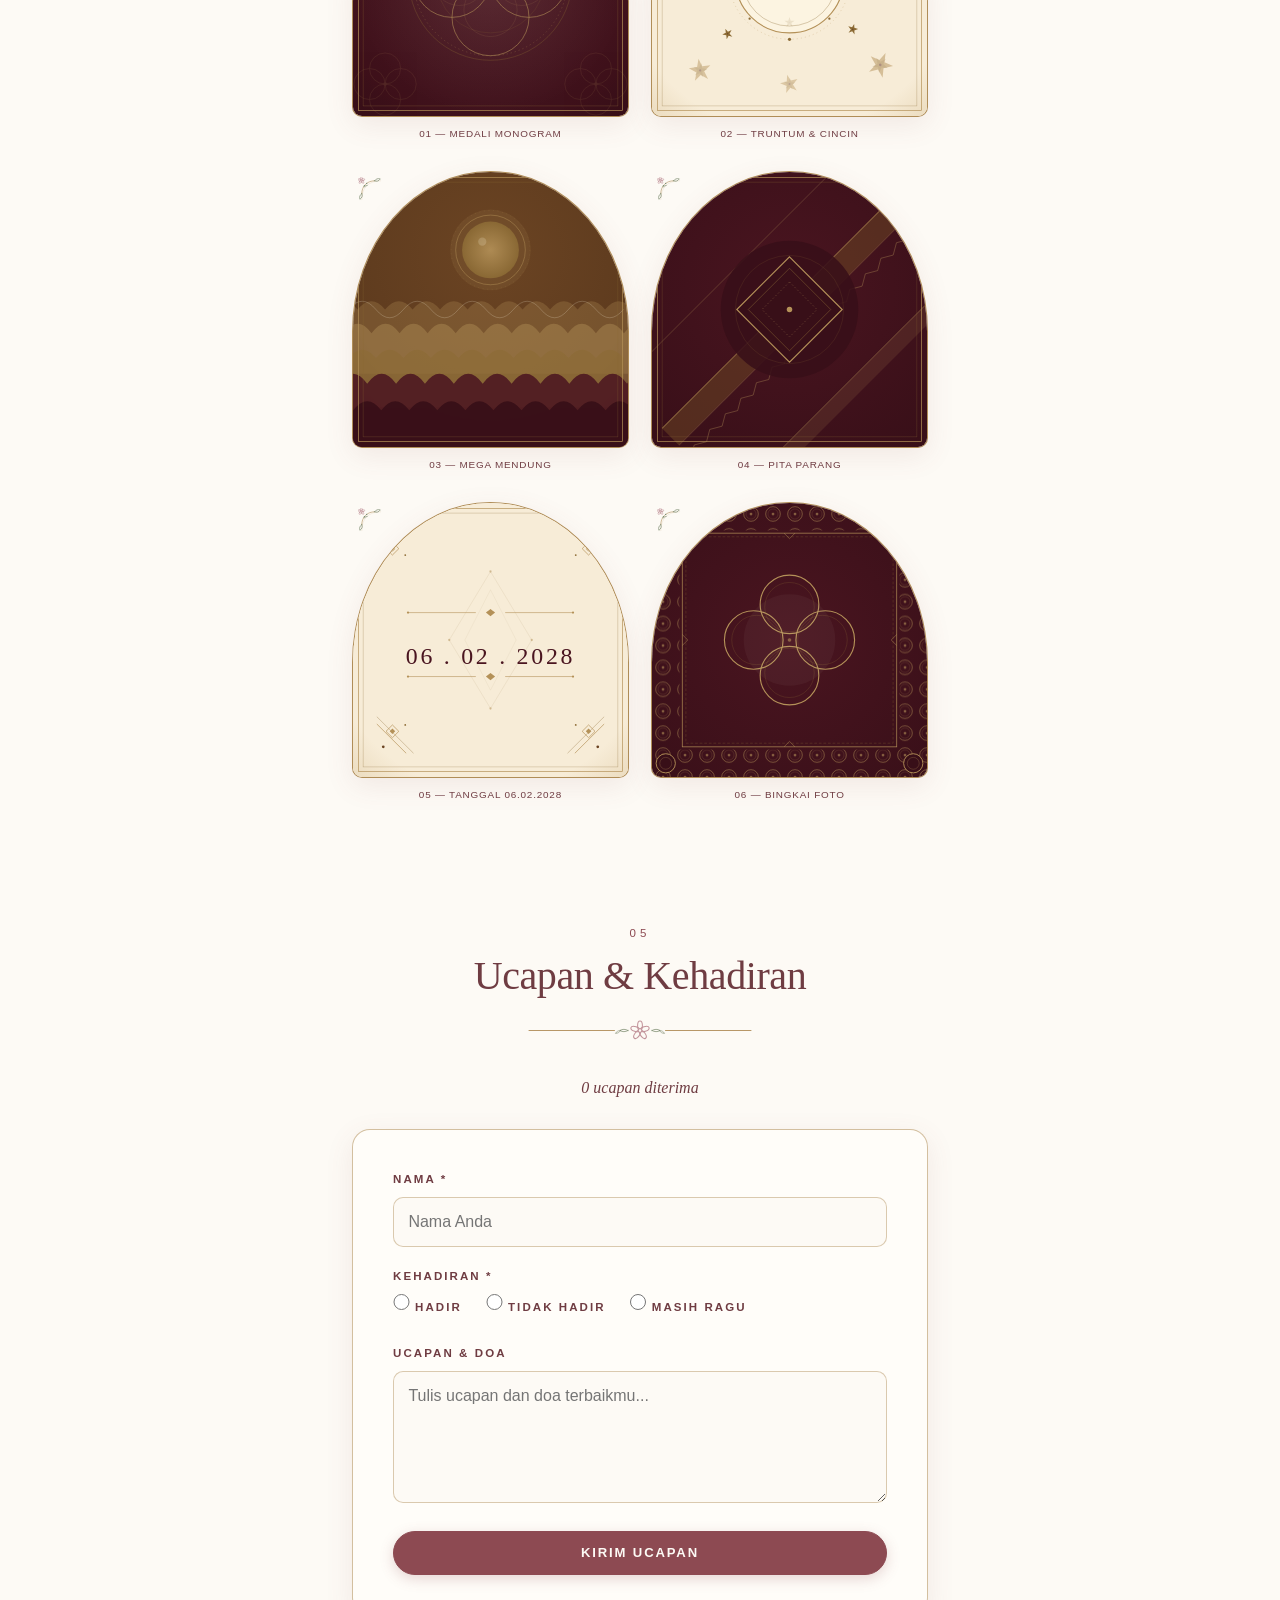
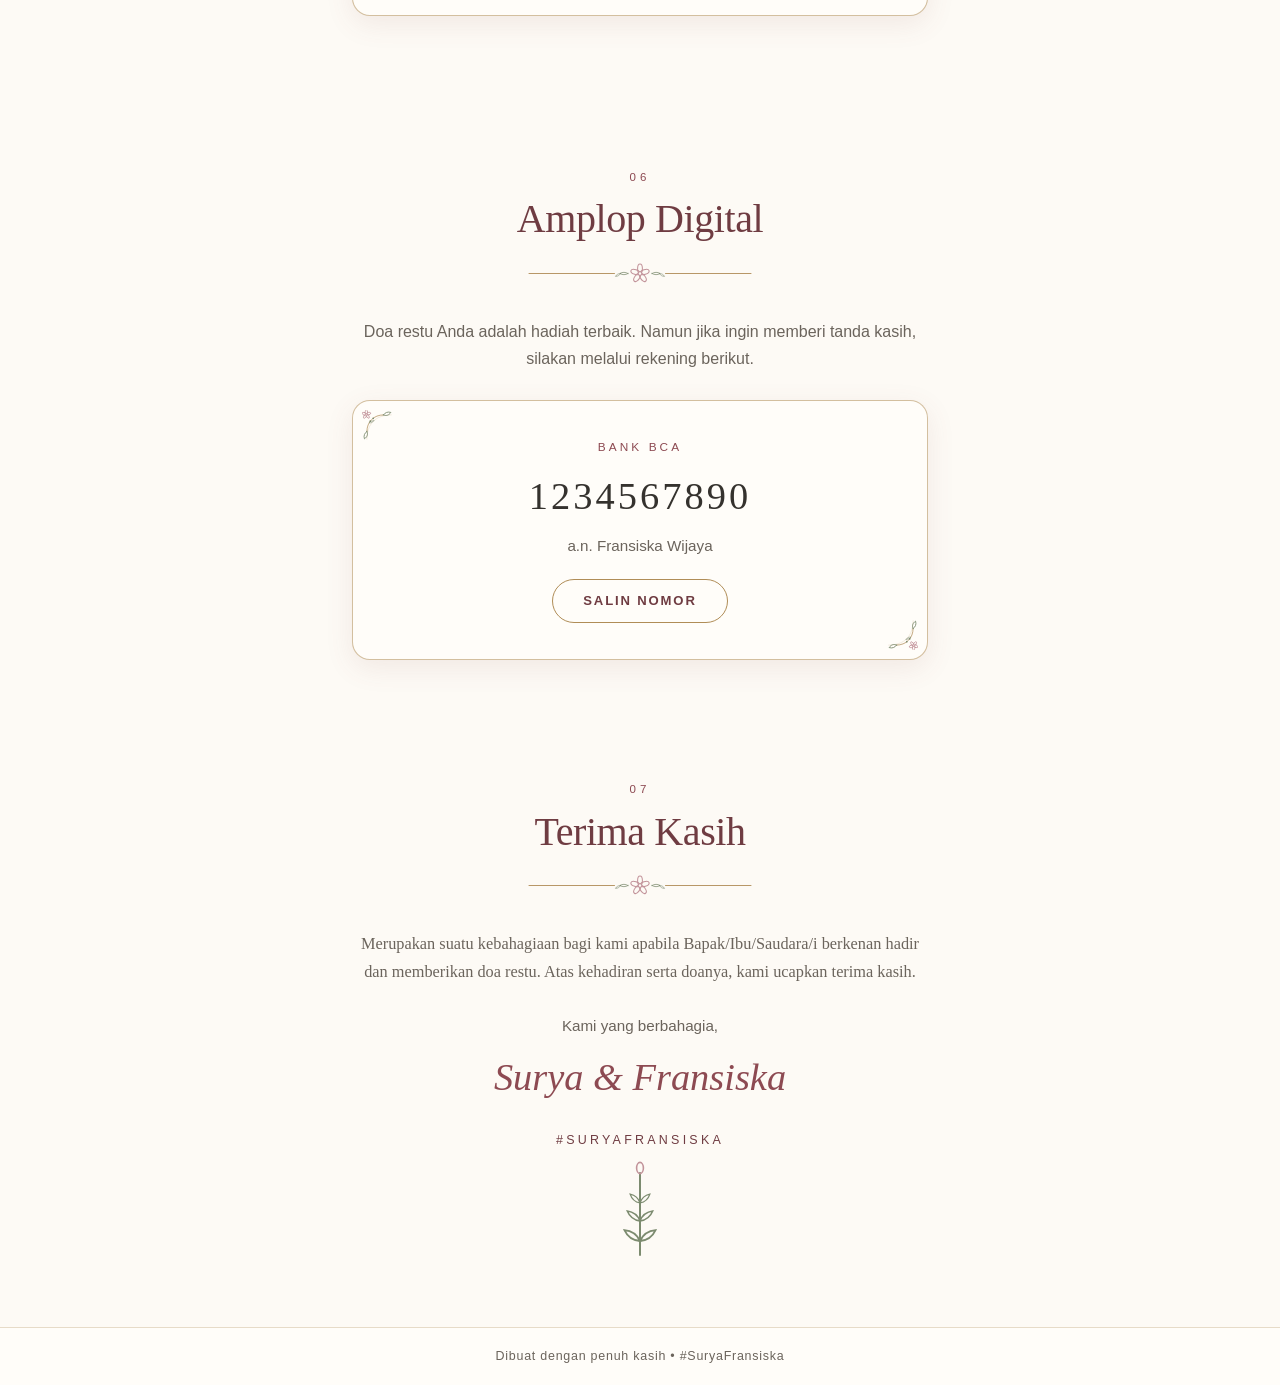
<file: demo2/index.html>
<!DOCTYPE html>
<html lang="id">
<head>
  <meta charset="UTF-8">
  <meta name="viewport" content="width=device-width, initial-scale=1.0">
  <meta name="description" content="Undangan pernikahan Surya Septa Pratama &amp; Fransiska Wijaya — Minggu, 6 Februari 2028, kediaman mempelai wanita.">
  <title>Undangan Pernikahan — Surya &amp; Fransiska</title>
  <link rel="stylesheet" href="style.css">
</head>
<body class="cover-open" data-tanggal="2028-02-06T08:00:00+07:00">

  <!-- ============ 1. Cover / layar pembuka ============ -->
  <div class="cover" id="cover" role="dialog" aria-modal="true" aria-labelledby="cover-title">
    <div class="cover__card">
      <p class="cover__eyebrow">The Wedding Of</p>
      <div class="cover__wreath">
        <img src="assets/wreath.svg" alt="" aria-hidden="true" width="400" height="400">
        <h1 class="cover__names" id="cover-title"><span id="cover-pria">Surya</span> <span class="amp">&amp;</span> <span id="cover-wanita">Fransiska</span></h1>
      </div>
      <p class="cover__date" id="cover-date">Minggu, 6 Februari 2028</p>
      <p class="cover__hint">Kepada Bapak/Ibu/Saudara/i, kami memohon doa restu.</p>
      <button type="button" class="btn btn--gold" id="open-btn">Buka Undangan</button>
    </div>
  </div>

  <header class="site-header" id="atas">
    <p class="site-header__brand"><span id="brand-pria">S</span> <span aria-hidden="true">&amp;</span><span class="sr-only">dan</span> <span id="brand-wanita">F</span></p>
  </header>

  <main>
    <!-- ============ 2. Hero ============ -->
    <section class="hero" aria-labelledby="hero-title">
      <div class="wrap">
        <p class="hero__monogram" aria-hidden="true"><span id="monogram-pria">S</span><span class="hero__heart">&hearts;</span><span id="monogram-wanita">F</span></p>
        <h2 class="hero__names" id="hero-title">Surya Septa Pratama &amp; Fransiska Wijaya</h2>
        <p class="hero__date" id="hero-date">Minggu, 6 Februari 2028</p>
        <div class="orn" aria-hidden="true"></div>
        <a class="scroll-cue" href="#countdown" aria-label="Gulir ke bagian hitung mundur">
          <span aria-hidden="true">&#8595;</span> Gulir ke bawah
        </a>
      </div>
    </section>

    <!-- ============ 3. Countdown ============ -->
    <section class="section" id="countdown" aria-labelledby="countdown-title">
      <div class="wrap reveal">
        <p class="section__num" aria-hidden="true">01</p>
        <h3 class="section__title" id="countdown-title">Menuju Hari Bahagia</h3>
        <div class="orn" aria-hidden="true"></div>
        <p class="sr-only" id="countdown-status" aria-live="polite"></p>
        <div class="card card--countdown">
          <div class="countdown" aria-hidden="true">
            <div class="countdown__box"><span class="countdown__num" id="cd-hari">00</span><span class="countdown__label">Hari</span></div>
            <div class="countdown__box"><span class="countdown__num" id="cd-jam">00</span><span class="countdown__label">Jam</span></div>
            <div class="countdown__box"><span class="countdown__num" id="cd-menit">00</span><span class="countdown__label">Menit</span></div>
            <div class="countdown__box"><span class="countdown__num" id="cd-detik">00</span><span class="countdown__label">Detik</span></div>
          </div>
        </div>
      </div>
    </section>

    <!-- ============ 4. Mempelai ============ -->
    <section class="section" id="mempelai" aria-labelledby="mempelai-title">
      <div class="wrap reveal">
        <p class="section__num" aria-hidden="true">02</p>
        <h3 class="section__title" id="mempelai-title">Mempelai</h3>
        <div class="orn" aria-hidden="true"></div>
        <p class="lead"><strong id="pembuka">Bismillahirrahmanirrahim</strong></p>
        <blockquote class="quote">
          <p id="quote-teks">&ldquo;Dan di antara tanda-tanda kebesaran-Nya ialah Dia menciptakan pasangan-pasangan untukmu dari jenismu sendiri, agar kamu merasa tenteram kepadanya, dan Dia menjadikan di antaramu rasa kasih dan sayang.&rdquo;</p>
          <cite id="quote-sumber">QS. Ar-Rum: 21</cite>
        </blockquote>

        <article class="card card--orn couple">
          <div class="couple__badge" aria-hidden="true" id="pria-badge">S</div>
          <h4 class="couple__name" id="pria-nama">Surya Septa Pratama</h4>
          <p class="couple__role">Mempelai Pria</p>
          <p class="couple__parents" id="pria-orangtua">Putra dari Bapak Aja Sukarja &amp; Ibu Sugiyarti</p>
        </article>

        <article class="card card--orn couple">
          <div class="couple__badge" aria-hidden="true" id="wanita-badge">F</div>
          <h4 class="couple__name" id="wanita-nama">Fransiska Wijaya</h4>
          <p class="couple__role">Mempelai Wanita</p>
          <p class="couple__parents" id="wanita-orangtua">Putri dari Bapak Wahyu &amp; Ibu Tati Widiyawati</p>
        </article>
      </div>
    </section>

    <!-- ============ 5. Acara ============ -->
    <section class="section" id="acara" aria-labelledby="acara-title">
      <div class="wrap reveal">
        <p class="section__num" aria-hidden="true">03</p>
        <h3 class="section__title" id="acara-title">Rangkaian Acara</h3>
        <div class="orn" aria-hidden="true"></div>

        <article class="card event">
          <h4 class="event__title">Akad Nikah</h4>
          <p class="event__row"><span class="event__icon" aria-hidden="true">&#128197;</span> <span id="akad-tanggal">Minggu, 6 Februari 2028</span></p>
          <p class="event__row"><span class="event__icon" aria-hidden="true">&#128337;</span> <span id="akad-jam">08.00&ndash;10.00 WIB</span></p>
          <p class="event__row"><span class="event__icon" aria-hidden="true">&#128205;</span> <span id="akad-lokasi">Kediaman Mempelai Wanita</span></p>
          <a class="btn btn--outline" id="akad-maps" href="https://maps.app.goo.gl/YFyc4B4BgszYhBEk7" target="_blank" rel="noopener">Lihat Lokasi</a>
        </article>

        <article class="card event">
          <h4 class="event__title">Resepsi</h4>
          <p class="event__row"><span class="event__icon" aria-hidden="true">&#128197;</span> <span id="resepsi-tanggal">Minggu, 6 Februari 2028</span></p>
          <p class="event__row"><span class="event__icon" aria-hidden="true">&#128337;</span> <span id="resepsi-jam">11.00&ndash;14.00 WIB</span></p>
          <p class="event__row"><span class="event__icon" aria-hidden="true">&#128205;</span> <span id="resepsi-lokasi">Kediaman Mempelai Wanita</span></p>
          <a class="btn btn--outline" id="resepsi-maps" href="https://maps.app.goo.gl/YFyc4B4BgszYhBEk7" target="_blank" rel="noopener">Lihat Lokasi</a>
        </article>
      </div>
    </section>

    <!-- ============ 6. Galeri ============ -->
    <section class="section" id="galeri" aria-labelledby="galeri-title">
      <div class="wrap reveal">
        <p class="section__num" aria-hidden="true">04</p>
        <h3 class="section__title" id="galeri-title">Galeri Kenangan</h3>
        <div class="orn" aria-hidden="true"></div>
        <div class="gallery">
          <figure class="gallery__item">
            <img class="gallery__tile" src="../assets/images/galeri-1.svg" alt="Monogram S dan F di dalam medali motif kawung bernuansa merah marun" width="600" height="600" loading="lazy" decoding="async">
            <figcaption class="gallery__caption">01 &mdash; Medali monogram</figcaption>
          </figure>
          <figure class="gallery__item">
            <img class="gallery__tile" src="../assets/images/galeri-2.svg" alt="Bintang-bintang motif truntum dengan cincin emas di tengah di atas latar gading" width="600" height="600" loading="lazy" decoding="async">
            <figcaption class="gallery__caption">02 &mdash; Truntum &amp; cincin</figcaption>
          </figure>
          <figure class="gallery__item">
            <img class="gallery__tile" src="../assets/images/galeri-3.svg" alt="Lapisan awan mega mendung sebagai cakrawala dengan piringan emas di atas latar sogan" width="600" height="600" loading="lazy" decoding="async">
            <figcaption class="gallery__caption">03 &mdash; Mega mendung</figcaption>
          </figure>
          <figure class="gallery__item">
            <img class="gallery__tile" src="../assets/images/galeri-4.svg" alt="Pita diagonal motif parang dengan segel wajik emas di atas latar marun" width="600" height="600" loading="lazy" decoding="async">
            <figcaption class="gallery__caption">04 &mdash; Pita parang</figcaption>
          </figure>
          <figure class="gallery__item">
            <img class="gallery__tile" src="../assets/images/galeri-5.svg" alt="Tanggal pernikahan 06 02 2028 dengan ornamen sudut motif sidomukti di atas latar gading" width="600" height="600" loading="lazy" decoding="async">
            <figcaption class="gallery__caption">05 &mdash; Tanggal 06.02.2028</figcaption>
          </figure>
          <figure class="gallery__item">
            <img class="gallery__tile" src="../assets/images/galeri-6.svg" alt="Bingkai motif kawung penuh dengan quatrefoil emas kosong di tengah, pas untuk foto" width="600" height="600" loading="lazy" decoding="async">
            <figcaption class="gallery__caption">06 &mdash; Bingkai foto</figcaption>
          </figure>
        </div>
      </div>
    </section>

    <!-- ============ 7. Ucapan &amp; RSVP ============ -->
    <section class="section" id="ucapan" aria-labelledby="ucapan-title">
      <div class="wrap reveal">
        <p class="section__num" aria-hidden="true">05</p>
        <h3 class="section__title" id="ucapan-title">Ucapan &amp; Kehadiran</h3>
        <div class="orn" aria-hidden="true"></div>
        <p class="lead lead--count" id="rsvp-count">0 ucapan diterima</p>

        <form class="card rsvp-form" id="rsvp-form" novalidate>
          <div class="field">
            <label for="rsvp-nama">Nama <span aria-hidden="true">*</span></label>
            <input type="text" id="rsvp-nama" name="nama" required autocomplete="name" placeholder="Nama Anda">
            <p class="field__error" id="err-nama" hidden>Mohon isi nama Anda.</p>
          </div>

          <fieldset class="field field--radio">
            <legend>Kehadiran <span aria-hidden="true">*</span></legend>
            <div class="radio-row">
              <label class="radio"><input type="radio" name="kehadiran" value="Hadir" required> <span>Hadir</span></label>
              <label class="radio"><input type="radio" name="kehadiran" value="Tidak Hadir"> <span>Tidak Hadir</span></label>
              <label class="radio"><input type="radio" name="kehadiran" value="Masih Ragu"> <span>Masih Ragu</span></label>
            </div>
            <p class="field__error" id="err-kehadiran" hidden>Mohon pilih status kehadiran.</p>
          </fieldset>

          <div class="field">
            <label for="rsvp-pesan">Ucapan &amp; Doa</label>
            <textarea id="rsvp-pesan" name="pesan" rows="4" placeholder="Tulis ucapan dan doa terbaikmu..."></textarea>
          </div>

          <button type="submit" class="btn btn--gold">Kirim Ucapan</button>
        </form>

        <ul class="rsvp-list" id="rsvp-list" aria-live="polite"></ul>
      </div>
    </section>

    <!-- ============ 8. Amplop digital ============ -->
    <section class="section" id="amplop" aria-labelledby="amplop-title">
      <div class="wrap reveal">
        <p class="section__num" aria-hidden="true">06</p>
        <h3 class="section__title" id="amplop-title">Amplop Digital</h3>
        <div class="orn" aria-hidden="true"></div>
        <p class="lead">Doa restu Anda adalah hadiah terbaik. Namun jika ingin memberi tanda kasih, silakan melalui rekening berikut.</p>
        <div class="card card--orn bank">
          <p class="bank__bank" id="bank-nama">Bank BCA</p>
          <p class="bank__number" id="bank-number">1234567890</p>
          <p class="bank__name" id="bank-atasnama">a.n. Fransiska Wijaya</p>
          <button type="button" class="btn btn--outline" id="copy-btn">Salin Nomor</button>
        </div>
      </div>
    </section>

    <!-- ============ 9. Penutup ============ -->
    <section class="closing" aria-labelledby="closing-title">
      <div class="wrap reveal">
        <p class="section__num" aria-hidden="true">07</p>
        <h3 class="section__title" id="closing-title">Terima Kasih</h3>
        <div class="orn" aria-hidden="true"></div>
        <p class="lead">Merupakan suatu kebahagiaan bagi kami apabila Bapak/Ibu/Saudara/i berkenan hadir dan memberikan doa restu. Atas kehadiran serta doanya, kami ucapkan terima kasih.</p>
        <p class="closing__names">Kami yang berbahagia,<br><strong id="closing-names">Surya &amp; Fransiska</strong></p>
        <p class="closing__hashtag" id="closing-hashtag">#SuryaFransiska</p>
        <img class="closing__sprig" src="assets/sprig.svg" alt="" aria-hidden="true" width="120" height="104">
      </div>
    </section>
  </main>

  <footer class="site-footer">
    <p>Dibuat dengan penuh kasih &bull; <span id="footer-hashtag">#SuryaFransiska</span></p>
  </footer>

  <audio id="bg-music" src="../assets/audio/Payung%20Teduh%20-%20Akad.mp3" loop preload="auto" aria-hidden="true"></audio>
  <button type="button" class="music-toggle" id="music-toggle" aria-pressed="false" aria-label="Putar musik" hidden>
    <span aria-hidden="true">&#9834;</span>
  </button>

  <script src="../js/main.js"></script>
</body>
</html>
</file>
<file: builder.css>
/* ============================================================
   Pembuat Undangan Pernikahan — panel formulir + pratinjau
   Palet mengikuti undangan: marun, sogan, krem/gading, emas
   ============================================================ */

:root {
  --maroon: #4a1520;
  --maroon-deep: #380f18;
  --sogan: #6b4423;
  --cream: #fdf6e3;
  --ivory: #f7ecd7;
  --gold: #b49158;
  --gold-dark: #8c6b35;
  --ink: #3d2b1a;
  --ink-soft: #5a4632;
  --card: #fffdf6;
  --danger: #8f1d1d;
  --shadow: 0 10px 30px rgba(74, 21, 32, 0.12);

  --font-display: "Palatino Linotype", Palatino, "Book Antiqua", Georgia, "Times New Roman", serif;
  --font-body: "Segoe UI", "Helvetica Neue", "Trebuchet MS", Arial, sans-serif;
}

* { box-sizing: border-box; margin: 0; padding: 0; }

body {
  font-family: var(--font-body);
  line-height: 1.6;
  color: var(--ink);
  background-color: var(--cream);
  /* tekstur halus tanpa berkas eksternal: grid ganda sogan tipis */
  background-image:
    repeating-linear-gradient(0deg, rgba(107, 68, 35, 0.045) 0 1px, transparent 1px 56px),
    repeating-linear-gradient(90deg, rgba(107, 68, 35, 0.045) 0 1px, transparent 1px 56px);
}

:focus-visible {
  outline: 3px solid var(--gold-dark);
  outline-offset: 2px;
  border-radius: 2px;
}

/* ---------- Kepala halaman ---------- */
.topbar {
  max-width: 1200px;
  margin: 0 auto;
  padding: 2rem 1.25rem 0.5rem;
  text-align: center;
}

.topbar__title {
  font-family: var(--font-display);
  font-size: 2rem;
  color: var(--maroon);
  letter-spacing: 0.03em;
}

.topbar__title::after {
  content: "";
  display: block;
  width: 72px;
  height: 2px;
  margin: 0.6rem auto 0;
  background: var(--gold);
}

.topbar__lead {
  margin-top: 0.5rem;
  color: var(--ink-soft);
}

.col-title {
  font-family: var(--font-display);
  font-size: 1.35rem;
  color: var(--maroon);
  margin-bottom: 1rem;
}

/* ---------- Tata letak ---------- */
.layout {
  max-width: 1200px;
  margin: 0 auto;
  padding: 1rem 1.25rem 0.5rem;
  display: grid;
  gap: 2rem;
  align-items: start;
}

.preview-col { min-width: 0; }

/* ---------- Formulir ---------- */
.form-col {
  max-width: 480px;
  width: 100%;
  margin: 0 auto;
}

.group {
  border: 1px solid rgba(180, 145, 88, 0.45);
  border-radius: 14px;
  background: var(--card);
  box-shadow: var(--shadow);
  padding: 1.25rem 1.25rem 0.5rem;
  margin: 0 0 1.25rem;
}

.group legend {
  font-family: var(--font-display);
  font-size: 1.15rem;
  color: var(--maroon);
  padding: 0 0.5rem;
  letter-spacing: 0.02em;
}

.field { margin-bottom: 1rem; }

.field-row {
  display: grid;
  grid-template-columns: 1fr 1fr;
  gap: 0.75rem;
}

.field label {
  display: block;
  font-size: 0.85rem;
  font-weight: 600;
  letter-spacing: 0.03em;
  color: var(--sogan);
  margin-bottom: 0.3rem;
}

.field label .hint {
  font-weight: 400;
  color: var(--ink-soft);
}

.field input[type="text"],
.field input[type="date"],
.field input[type="time"],
.field input[type="url"],
.field textarea {
  width: 100%;
  min-height: 44px;
  padding: 0.55rem 0.75rem;
  font: inherit;
  color: var(--ink);
  background: #fff;
  border: 1px solid rgba(140, 107, 53, 0.4);
  border-radius: 8px;
  transition: border-color 200ms ease, box-shadow 200ms ease;
}

.field textarea { min-height: 96px; resize: vertical; }

.field input[type="file"] {
  width: 100%;
  padding: 0.7rem 0.75rem;
  font: inherit;
  font-size: 0.9rem;
  color: var(--ink-soft);
  background: #fff;
  border: 1px dashed rgba(140, 107, 53, 0.55);
  border-radius: 8px;
}

.field > .hint {
  margin: 0.35rem 0 0;
  font-size: 0.82rem;
  color: var(--ink-soft);
}

.foto-pratinjau {
  display: flex;
  align-items: center;
  gap: 0.75rem;
  margin-top: 0.7rem;
}

.foto-pratinjau[hidden] { display: none; }

.foto-pratinjau img {
  width: 64px;
  height: 85px;
  object-fit: cover;
  border: 1px solid var(--gold-dark);
  border-radius: 6px;
}

.field input:focus,
.field textarea:focus {
  border-color: var(--gold-dark);
  box-shadow: 0 0 0 3px rgba(180, 145, 88, 0.25);
  outline: none;
}

.field input[aria-invalid="true"],
.field textarea[aria-invalid="true"] {
  border-color: var(--danger);
  box-shadow: 0 0 0 3px rgba(143, 29, 29, 0.15);
}

.field--check {
  display: flex;
  align-items: flex-start;
  gap: 0.6rem;
  padding: 0.6rem 0 0.75rem;
}

.field--check input[type="checkbox"] {
  width: 20px;
  height: 20px;
  margin-top: 3px;
  accent-color: var(--gold-dark);
  flex: none;
}

.field--check label {
  font-weight: 400;
  color: var(--ink);
  margin: 0;
}

.field__error {
  margin-top: 0.3rem;
  font-size: 0.82rem;
  color: var(--danger);
}

.field__error[hidden] { display: none; }

/* ---------- Bingkai ponsel pratinjau ---------- */
.phone {
  max-width: 430px;
  margin: 0 auto;
  background: var(--maroon-deep);
  border: 10px solid #2b1216;
  border-radius: 34px;
  box-shadow: 0 18px 45px rgba(56, 15, 24, 0.35), inset 0 0 0 2px rgba(180, 145, 88, 0.5);
  overflow: hidden;
}

.phone iframe {
  display: block;
  width: 100%;
  height: min(78vh, 820px);
  border: 0;
  background: var(--cream);
}

.preview-fold { border: 0; }
.preview-fold > summary { list-style: none; cursor: default; }
.preview-fold > summary::-webkit-details-marker { display: none; }
.preview-fold[open] > summary { margin-bottom: 1rem; }

/* ---------- Bilah aksi ---------- */
.actions {
  max-width: 1200px;
  margin: 0 auto;
  padding: 0.5rem 1.25rem 1.5rem;
  display: grid;
  gap: 0.5rem;
}

.actions__buttons {
  display: flex;
  flex-wrap: wrap;
  gap: 0.75rem;
  justify-content: center;
}

.btn {
  display: inline-flex;
  align-items: center;
  justify-content: center;
  min-height: 44px;
  padding: 0.6rem 1.5rem;
  font-family: var(--font-body);
  font-size: 0.95rem;
  font-weight: 600;
  letter-spacing: 0.04em;
  border: 1px solid transparent;
  border-radius: 999px;
  cursor: pointer;
  transition: transform 200ms ease, box-shadow 200ms ease, background-color 200ms ease;
}

.btn:hover { transform: translateY(-2px); box-shadow: var(--shadow); }
.btn:active { transform: translateY(0); }
.btn:disabled { opacity: 0.6; cursor: wait; transform: none; box-shadow: none; }

.btn--gold {
  background-color: var(--gold);
  color: var(--maroon-deep);
  border-color: var(--gold-dark);
}

.btn--outline {
  background-color: transparent;
  color: var(--sogan);
  border-color: var(--gold-dark);
}

.btn--ghost {
  background-color: transparent;
  color: var(--ink-soft);
  border-color: rgba(90, 70, 50, 0.35);
}

.status {
  min-height: 1.5em;
  text-align: center;
  font-size: 0.9rem;
  color: var(--ink-soft);
}

.status.is-error { color: var(--danger); font-weight: 600; }

/* ---------- Desktop: dua kolom ---------- */
@media (min-width: 1024px) {
  .layout { grid-template-columns: 460px minmax(0, 1fr); }

  .form-col { margin: 0; max-width: 480px; }

  .preview-col {
    position: sticky;
    top: 1.5rem;
    text-align: center;
  }

  /* di desktop lipatan selalu terbuka; ringkasannya disembunyikan */
  .preview-fold > summary { display: none; }
  .preview-fold { display: block; }
}

/* ---------- Seluler: bilah aksi menempel di bawah ---------- */
@media (max-width: 1023.98px) {
  .actions {
    position: fixed;
    left: 0;
    right: 0;
    bottom: 0;
    z-index: 10;
    background: var(--card);
    border-top: 1px solid rgba(180, 145, 88, 0.45);
    box-shadow: 0 -6px 20px rgba(74, 21, 32, 0.12);
    padding: 0.6rem 1rem;
  }

  .status { text-align: left; }

  .actions__buttons { justify-content: flex-start; }
  .actions__buttons .btn { flex: 1 1 auto; padding-inline: 1rem; }

  body { padding-bottom: 140px; }
}

/* ---------- Gerak dikurangi ---------- */
@media (prefers-reduced-motion: reduce) {
  * {
    transition: none !important;
    animation: none !important;
  }
}
</file>
<file: css/style.css>
/* ============================================================
   Undangan Pernikahan — Surya & Fransiska
   Palet: maroon tua, sogan, krem/gading, aksen emas
   ============================================================ */

:root {
  --maroon: #4a1520;
  --maroon-deep: #380f18;
  --sogan: #6b4423;
  --cream: #fdf6e3;
  --ivory: #f7ecd7;
  --gold: #b49158;
  --gold-dark: #8c6b35;
  --ink: #3d2b1a;
  --ink-soft: #5a4632;
  --card: #fffdf6;
  --shadow: 0 10px 30px rgba(74, 21, 32, 0.12);

  --font-display: "Palatino Linotype", Palatino, "Book Antiqua", Georgia, "Times New Roman", serif;
  --font-body: "Segoe UI", "Helvetica Neue", "Trebuchet MS", Arial, sans-serif;

  --speed: 320ms;
}

* { box-sizing: border-box; margin: 0; padding: 0; }

html { scroll-behavior: smooth; }

body {
  font-family: var(--font-body);
  font-size: 1rem;
  line-height: 1.65;
  color: var(--ink);
  background-color: var(--cream);
  position: relative;
}

/* Latar batik full-bleed halus di belakang kolom undangan */
body::before {
  content: "";
  position: fixed;
  inset: 0;
  z-index: -2;
  background: url("../assets/patterns/batik-parang.svg") repeat;
  background-size: 120px 120px;
  opacity: 0.08;
  pointer-events: none;
}

/* Kolom undangan, mobile-first, dibatasi di desktop */
.column {
  max-width: 520px;
  margin: 0 auto;
  padding: 2.25rem 1.25rem;
}

.sr-only {
  position: absolute;
  width: 1px; height: 1px;
  padding: 0; margin: -1px;
  overflow: hidden;
  clip: rect(0 0 0 0);
  white-space: nowrap;
  border: 0;
}

/* ---------- Fokus & tipografi dasar ---------- */
:focus-visible {
  outline: 3px solid var(--gold-dark);
  outline-offset: 2px;
  border-radius: 2px;
}

h1, h2, h3, h4, blockquote cite {
  font-family: var(--font-display);
  color: var(--maroon);
  line-height: 1.25;
}

.section__title {
  font-size: 1.7rem;
  letter-spacing: 0.03em;
  margin-bottom: 1rem;
  text-align: center;
}

.lead {
  margin-bottom: 1.25rem;
  color: var(--ink-soft);
  text-align: center;
}

/* ---------- Tombol ---------- */
.btn {
  display: inline-block;
  font-family: var(--font-body);
  font-size: 0.95rem;
  font-weight: 600;
  letter-spacing: 0.04em;
  padding: 0.7rem 1.6rem;
  border: 1px solid transparent;
  border-radius: 999px;
  cursor: pointer;
  text-decoration: none;
  transition: transform var(--speed) ease, box-shadow var(--speed) ease, background-color var(--speed) ease, color var(--speed) ease;
}

.btn:hover { transform: translateY(-2px); box-shadow: var(--shadow); }
.btn:active { transform: translateY(0); }

.btn--gold {
  background-color: var(--gold);
  color: var(--maroon-deep);
  border-color: var(--gold-dark);
}

.btn--outline {
  background-color: transparent;
  color: var(--sogan);
  border-color: var(--gold-dark);
}

.btn--outline:hover { background-color: rgba(180, 145, 88, 0.15); }

/* ============================================================
   1. Cover / layar pembuka
   ============================================================ */
.cover {
  position: fixed;
  inset: 0;
  z-index: 50;
  display: flex;
  align-items: center;
  justify-content: center;
  text-align: center;
  padding: 1.5rem;
  background-color: var(--maroon);
  color: var(--cream);
  transition: opacity 480ms ease, visibility 480ms ease;
}

.cover.is-open {
  opacity: 0;
  visibility: hidden;
  pointer-events: none;
}

.cover__batik {
  position: absolute;
  inset: 0;
  background: url("../assets/patterns/batik-kawung.svg") repeat;
  background-size: 100px 100px;
  opacity: 0.14;
  pointer-events: none;
}

.cover__inner {
  position: relative;
  max-width: 520px;
  border: 1px solid rgba(180, 145, 88, 0.55);
  outline: 1px solid rgba(180, 145, 88, 0.25);
  outline-offset: 6px;
  padding: 3rem 1.5rem;
}

.cover__eyebrow {
  font-family: var(--font-display);
  letter-spacing: 0.35em;
  text-transform: uppercase;
  font-size: 0.8rem;
  color: var(--gold);
  margin-bottom: 1.25rem;
}

.cover__names {
  font-size: clamp(2.3rem, 9vw, 3.4rem);
  color: var(--cream);
  margin-bottom: 0.75rem;
}

.cover__names .amp {
  color: var(--gold);
  font-size: 0.6em;
  padding: 0 0.2em;
}

.cover__date {
  font-size: 1.05rem;
  letter-spacing: 0.08em;
  color: var(--ivory);
  margin-bottom: 1.5rem;
}

.cover__hint {
  font-size: 0.9rem;
  color: rgba(253, 246, 227, 0.85);
  margin-bottom: 2rem;
}

/* Gembok gulir saat cover terbuka */
body.cover-open { overflow: hidden; }

/* ---------- Header kecil ---------- */
.site-header {
  text-align: center;
  padding: 0.9rem 1rem 0;
}

.site-header__brand {
  font-family: var(--font-display);
  font-size: 1.15rem;
  color: var(--gold-dark);
  letter-spacing: 0.12em;
}

/* ============================================================
   2. Hero
   ============================================================ */
.hero { text-align: center; }

.hero__photo {
  position: relative;
  margin: 1.5rem auto 1.75rem;
  width: min(260px, 72vw);
  aspect-ratio: 3 / 4;
  display: flex;
  align-items: center;
  justify-content: center;
  background:
    linear-gradient(160deg, rgba(180, 145, 88, 0.35), rgba(74, 21, 32, 0.55)),
    url("../assets/patterns/batik-sidomukti.svg") repeat,
    var(--ivory);
  background-size: cover, 200px 200px, auto;
  border: 1px solid var(--gold);
  outline: 1px solid rgba(180, 145, 88, 0.4);
  outline-offset: 6px;
  box-shadow: var(--shadow);
}

/* Dipakai hanya kalau pengantin mengunggah foto lewat pembuat undangan. */
.hero__photo-img {
  position: absolute;
  inset: 0;
  width: 100%;
  height: 100%;
  object-fit: cover;
}

.hero__monogram {
  font-family: var(--font-display);
  font-size: clamp(2.4rem, 10vw, 3.2rem);
  color: var(--cream);
  text-shadow: 0 2px 10px rgba(56, 15, 24, 0.55);
  letter-spacing: 0.08em;
}

.hero__heart {
  color: var(--gold);
  font-size: 0.55em;
  padding: 0 0.25em;
  vertical-align: 0.12em;
}

.hero__names {
  font-size: 1.65rem;
  margin-bottom: 0.4rem;
}

.hero__date {
  color: var(--ink-soft);
  letter-spacing: 0.06em;
  margin-bottom: 0.75rem;
}

.divider {
  height: 42px;
  max-width: 360px;
  margin: 0 auto 1rem;
  background: url("../assets/patterns/batik-mega-mendung-divider.svg") no-repeat center / contain;
}

.scroll-cue {
  display: inline-block;
  font-size: 0.85rem;
  letter-spacing: 0.14em;
  text-transform: uppercase;
  color: var(--gold-dark);
  text-decoration: none;
  animation: bob 2.4s ease-in-out infinite;
}

@keyframes bob {
  0%, 100% { transform: translateY(0); }
  50% { transform: translateY(5px); }
}

/* ---------- Seksi umum ---------- */
.section { padding: 1.5rem 0; }

.section--tinted {
  background-color: var(--ivory);
  border-top: 1px solid rgba(180, 145, 88, 0.3);
  border-bottom: 1px solid rgba(180, 145, 88, 0.3);
}

/* ============================================================
   3. Countdown
   ============================================================ */
.countdown {
  display: grid;
  grid-template-columns: repeat(4, 1fr);
  gap: 0.6rem;
}

.countdown__box {
  background: var(--card);
  border: 1px solid var(--gold);
  border-radius: 10px;
  padding: 0.85rem 0.3rem 0.7rem;
  text-align: center;
  box-shadow: var(--shadow);
}

.countdown__num {
  display: block;
  font-family: var(--font-display);
  font-variant-numeric: tabular-nums;
  font-feature-settings: "tnum" 1;
  font-size: 1.7rem;
  line-height: 1.1;
  color: var(--maroon);
  min-width: 2ch;
}

.countdown__label {
  display: block;
  margin-top: 0.25rem;
  font-size: 0.72rem;
  letter-spacing: 0.12em;
  text-transform: uppercase;
  color: var(--gold-dark);
}

/* ============================================================
   4. Mempelai
   ============================================================ */
.quote {
  margin: 0 0 1.75rem;
  padding: 1.1rem 1.25rem;
  border-left: 3px solid var(--gold);
  background: var(--card);
  border-radius: 0 10px 10px 0;
  font-style: italic;
  color: var(--ink-soft);
}

.quote cite {
  display: block;
  margin-top: 0.6rem;
  font-size: 0.9rem;
  font-style: normal;
  color: var(--gold-dark);
  text-align: right;
}

.couple-card {
  position: relative;
  background: var(--card);
  border: 1px solid rgba(180, 145, 88, 0.45);
  border-radius: 12px;
  padding: 1.5rem 1.25rem;
  margin-bottom: 1.25rem;
  text-align: center;
  box-shadow: var(--shadow);
}

.couple-card::before {
  content: "";
  position: absolute;
  inset: 6px;
  border: 1px solid rgba(180, 145, 88, 0.35);
  border-radius: 8px;
  background: url("../assets/patterns/batik-truntum.svg") repeat;
  background-size: 80px 80px;
  opacity: 0.07;
  pointer-events: none;
}

.couple-card > * { position: relative; }

.couple-card__badge {
  width: 52px; height: 52px;
  margin: 0 auto 0.9rem;
  border-radius: 50%;
  display: flex;
  align-items: center;
  justify-content: center;
  font-family: var(--font-display);
  font-size: 1.5rem;
  color: var(--cream);
  background: radial-gradient(circle at 30% 30%, var(--sogan), var(--maroon));
  border: 2px solid var(--gold);
}

.couple-card__name { font-size: 1.45rem; margin-bottom: 0.15rem; }

.couple-card__role {
  font-size: 0.78rem;
  letter-spacing: 0.16em;
  text-transform: uppercase;
  color: var(--gold-dark);
  margin-bottom: 0.6rem;
}

.couple-card__parents { color: var(--ink-soft); font-size: 0.95rem; }

/* ============================================================
   5. Acara
   ============================================================ */
.event-card {
  background: var(--card);
  border: 1px solid rgba(180, 145, 88, 0.45);
  border-radius: 12px;
  padding: 1.5rem 1.25rem;
  margin-bottom: 1.25rem;
  text-align: center;
  box-shadow: var(--shadow);
}

.event-card__title {
  font-size: 1.35rem;
  margin-bottom: 0.75rem;
  padding-bottom: 0.6rem;
  border-bottom: 1px solid rgba(180, 145, 88, 0.35);
}

.event-card__row {
  display: block;
  margin-bottom: 0.45rem;
  color: var(--ink-soft);
  font-size: 0.95rem;
  text-align: left;
}

.event-card__icon { margin-right: 0.4rem; }

.event-card .btn { margin-top: 0.9rem; }

/* ============================================================
   6. Galeri
   ============================================================ */
.gallery {
  display: grid;
  grid-template-columns: repeat(2, 1fr);
  gap: 0.7rem;
}

.gallery__tile {
  display: block;
  width: 100%;
  height: auto;
  aspect-ratio: 1 / 1;
  object-fit: cover;
  border-radius: 10px;
  border: 1px solid var(--gold);
  box-shadow: var(--shadow);
}

/* ============================================================
   7. Ucapan &amp; RSVP
   ============================================================ */
.rsvp-form {
  background: var(--card);
  border: 1px solid rgba(180, 145, 88, 0.45);
  border-radius: 12px;
  padding: 1.25rem;
  box-shadow: var(--shadow);
}

.field { margin-bottom: 1rem; }

.field label,
.field legend {
  display: block;
  font-weight: 600;
  font-size: 0.9rem;
  margin-bottom: 0.35rem;
  color: var(--sogan);
}

.field input[type="text"],
.field textarea {
  width: 100%;
  font: inherit;
  color: var(--ink);
  background: var(--cream);
  border: 1px solid rgba(107, 68, 35, 0.35);
  border-radius: 8px;
  padding: 0.65rem 0.8rem;
  resize: vertical;
}

.field input[type="text"]:focus,
.field textarea:focus {
  border-color: var(--gold-dark);
  outline-offset: 1px;
}

.field--radio {
  border: 0;
}

.radio {
  display: flex;
  align-items: center;
  gap: 0.5rem;
  font-weight: 400 !important;
  margin-bottom: 0.4rem;
  cursor: pointer;
}

.radio input { accent-color: var(--maroon); width: 1.05rem; height: 1.05rem; }

.field__error {
  margin-top: 0.35rem;
  font-size: 0.85rem;
  color: #9c2b1f;
  font-weight: 600;
}

.rsvp-form .btn { width: 100%; }

.rsvp-list {
  list-style: none;
  margin-top: 1.25rem;
}

.rsvp-item {
  background: var(--card);
  border: 1px solid rgba(180, 145, 88, 0.35);
  border-radius: 10px;
  padding: 0.85rem 1rem;
  margin-bottom: 0.7rem;
}

.rsvp-item__head {
  display: flex;
  justify-content: space-between;
  align-items: baseline;
  gap: 0.75rem;
  margin-bottom: 0.25rem;
}

.rsvp-item__name {
  font-family: var(--font-display);
  font-weight: 700;
  color: var(--maroon);
}

.rsvp-item__badge {
  flex-shrink: 0;
  font-size: 0.72rem;
  letter-spacing: 0.06em;
  padding: 0.15rem 0.6rem;
  border-radius: 999px;
  border: 1px solid var(--gold-dark);
  color: var(--gold-dark);
  background: rgba(180, 145, 88, 0.12);
}

.badge--hadir { color: #2c5c3a; border-color: #2c5c3a; background: rgba(44, 92, 58, 0.1); }
.badge--tidak-hadir { color: #8f2a1e; border-color: #8f2a1e; background: rgba(143, 42, 30, 0.1); }
.badge--masih-ragu { color: #7a5a12; border-color: #7a5a12; background: rgba(122, 90, 18, 0.1); }

.rsvp-item__msg { color: var(--ink-soft); font-size: 0.95rem; }

.rsvp-item__time {
  display: block;
  margin-top: 0.35rem;
  font-size: 0.75rem;
  color: var(--gold-dark);
}

/* ============================================================
   8. Amplop digital
   ============================================================ */
.bank-card {
  background: var(--card);
  border: 1px solid var(--gold);
  border-radius: 12px;
  padding: 1.5rem 1.25rem;
  text-align: center;
  box-shadow: var(--shadow);
}

.bank-card__bank {
  font-family: var(--font-display);
  font-size: 1.2rem;
  color: var(--maroon);
  margin-bottom: 0.35rem;
}

.bank-card__number {
  font-family: var(--font-display);
  font-variant-numeric: tabular-nums;
  font-size: 1.9rem;
  letter-spacing: 0.08em;
  color: var(--ink);
  margin-bottom: 0.25rem;
}

.bank-card__name {
  color: var(--ink-soft);
  font-size: 0.95rem;
  margin-bottom: 1.1rem;
}

/* ============================================================
   9. Penutup &amp; footer
   ============================================================ */
.closing {
  background:
    linear-gradient(rgba(56, 15, 24, 0.88), rgba(56, 15, 24, 0.88)),
    url("../assets/patterns/batik-parang.svg") repeat;
  background-size: auto, 120px 120px;
  color: var(--cream);
  text-align: center;
  padding: 0.75rem 0 1.5rem;
}

.closing .section__title { color: var(--gold); }

.closing .lead { color: rgba(253, 246, 227, 0.92); }

.closing__names {
  font-family: var(--font-display);
  font-size: 1.15rem;
  margin-top: 1rem;
}

.closing__names strong {
  display: inline-block;
  font-size: 1.5rem;
  color: var(--gold);
  margin-top: 0.35rem;
}

.closing__hashtag {
  margin-top: 1.25rem;
  font-family: var(--font-display);
  font-size: 1.1rem;
  letter-spacing: 0.1em;
  color: var(--ivory);
}

.site-footer {
  background: var(--maroon-deep);
  color: rgba(253, 246, 227, 0.75);
  text-align: center;
  font-size: 0.8rem;
  padding: 1rem 1.25rem;
}

/* ---------- Tombol musik mengambang ---------- */
.music-toggle {
  position: fixed;
  right: 1rem;
  bottom: 1rem;
  z-index: 60;
  width: 44px;
  height: 44px;
  display: flex;
  align-items: center;
  justify-content: center;
  font-size: 1.1rem;
  line-height: 1;
  color: var(--cream);
  background: var(--maroon);
  border: 1px solid var(--gold);
  border-radius: 50%;
  box-shadow: var(--shadow);
  cursor: pointer;
  transition: background-color var(--speed) ease;
}

.music-toggle:hover { background-color: var(--sogan); }

.music-toggle[hidden] { display: none; }

.music-toggle.is-muted::after {
  content: "";
  position: absolute;
  width: 26px;
  height: 2px;
  background: var(--gold);
  transform: rotate(-45deg);
}

/* ============================================================
   Scroll reveal &amp; reduced motion
   ============================================================ */
.reveal {
  opacity: 0;
  transform: translateY(24px);
  transition: opacity 380ms ease-out, transform 380ms ease-out;
}

.reveal.revealed {
  opacity: 1;
  transform: none;
}

@media (prefers-reduced-motion: reduce) {
  html { scroll-behavior: auto; }
  .reveal { opacity: 1; transform: none; transition: none; }
  .scroll-cue { animation: none; }
  .btn { transition: none; }
  .cover { transition: none; }
}

/* ---------- Desktop: kolom tetap di tengah ---------- */
@media (min-width: 768px) {
  body::before { opacity: 0.12; }
  .column { padding: 2.75rem 2rem; }
  .section { padding: 2.25rem 0; }
}
</file>
<file: demo2/style.css>
/* ============================================================
   Undangan Pernikahan — Surya & Fransiska (demo2)
   Tema: Floral Elegan — gading hangat, blush & rose, sage, emas lembut
   ============================================================ */

:root {
  --ivory: #fdfaf5;
  --card: #fffdf9;
  --blush: #e8cfc9;
  --blush-soft: #f7ece9;
  --rose: #8d4a52;
  --rose-deep: #6f3c42;
  --rose-line: #c2939a;
  --sage: #7c8b6f;
  --gold: #b08d57;
  --gold-soft: rgba(176, 141, 87, 0.55);
  --ink: #35322e;
  --ink-soft: #6b645c;

  --font-display: Georgia, "Palatino Linotype", Palatino, "Book Antiqua", "Times New Roman", serif;
  --font-body: "Segoe UI", "Helvetica Neue", Helvetica, Arial, sans-serif;

  --speed: 320ms;
  --shadow: 0 8px 28px rgba(141, 74, 82, 0.1);
}

* { box-sizing: border-box; margin: 0; padding: 0; }

html { scroll-behavior: smooth; }

body {
  font-family: var(--font-body);
  font-size: 1rem;
  line-height: 1.7;
  color: var(--ink);
  background:
    radial-gradient(130% 80% at 50% 0%, var(--blush-soft) 0%, rgba(247, 236, 233, 0) 60%),
    var(--ivory);
}

/* Gembok gulir saat cover terbuka */
body.cover-open { overflow: hidden; }

.sr-only {
  position: absolute;
  width: 1px; height: 1px;
  padding: 0; margin: -1px;
  overflow: hidden;
  clip: rect(0 0 0 0);
  white-space: nowrap;
  border: 0;
}

/* ---------- Fokus ---------- */
:focus-visible {
  outline: 2px solid var(--rose);
  outline-offset: 3px;
}

/* ---------- Tipografi dasar ---------- */
h1, h2, h3, h4 {
  font-family: var(--font-display);
  font-weight: 400;
  color: var(--rose-deep);
  line-height: 1.2;
  letter-spacing: -0.01em;
}

.wrap {
  max-width: 40rem;
  margin-inline: auto;
  padding: 3rem 1.25rem 3.5rem;
  text-align: center;
}

.section__num {
  font-size: 0.72rem;
  letter-spacing: 0.35em;
  text-transform: uppercase;
  color: var(--rose);
  margin-bottom: 0.5rem;
}

.section__title {
  font-size: clamp(1.8rem, 5.5vw, 2.5rem);
}

/* Pembatas floral antar bagian */
.orn {
  width: min(240px, 68%);
  height: 32px;
  margin: 0.9rem auto 1.75rem;
  background: url("assets/divider.svg") no-repeat center / contain;
}

.lead {
  margin-bottom: 1.75rem;
  color: var(--ink-soft);
}

.lead--count {
  font-family: var(--font-display);
  font-style: italic;
  color: var(--rose-deep);
}

/* ---------- Kartu lembut ---------- */
.card {
  background: var(--card);
  border: 1px solid var(--gold-soft);
  border-radius: 18px;
  padding: 2rem 1.5rem;
  box-shadow: var(--shadow);
  position: relative;
}

/* Ornamen sudut pada kartu tertentu */
.card--orn::before,
.card--orn::after {
  content: "";
  position: absolute;
  width: 44px;
  height: 44px;
  background: url("assets/corner.svg") no-repeat center / contain;
  pointer-events: none;
}

.card--orn::before { top: 9px; left: 9px; }

.card--orn::after {
  bottom: 9px; right: 9px;
  transform: rotate(180deg);
}

/* ---------- Tombol: pil lembut ---------- */
.btn {
  display: inline-block;
  font-family: var(--font-body);
  font-size: 0.82rem;
  font-weight: 600;
  letter-spacing: 0.14em;
  text-transform: uppercase;
  padding: 0.85rem 1.9rem;
  border: 1px solid transparent;
  border-radius: 999px;
  cursor: pointer;
  text-decoration: none;
  transition: background-color var(--speed) ease, color var(--speed) ease, border-color var(--speed) ease, transform var(--speed) ease;
}

.btn:hover { transform: translateY(-2px); }
.btn:active { transform: translateY(0); }

.btn--gold {
  background-color: var(--rose);
  color: var(--ivory);
  border-color: var(--rose);
  box-shadow: 0 4px 14px rgba(141, 74, 82, 0.22);
}

.btn--gold:hover { background-color: var(--rose-deep); border-color: var(--rose-deep); }

.btn--outline {
  background-color: transparent;
  color: var(--rose-deep);
  border-color: var(--gold);
}

.btn--outline:hover { background-color: rgba(232, 207, 201, 0.35); border-color: var(--rose); color: var(--rose); }

/* ============================================================
   1. Cover / layar pembuka — kartu undangan dengan karangan
   ============================================================ */
.cover {
  position: fixed;
  inset: 0;
  z-index: 50;
  display: flex;
  align-items: center;
  justify-content: center;
  padding: 1.5rem;
  background:
    radial-gradient(120% 90% at 50% 20%, var(--blush-soft) 0%, rgba(247, 236, 233, 0) 65%),
    var(--ivory);
  transition: opacity 480ms ease, visibility 480ms ease;
}

.cover.is-open {
  opacity: 0;
  visibility: hidden;
  pointer-events: none;
}

.cover__card {
  width: min(100%, 380px);
  text-align: center;
  background: var(--card);
  border: 1px solid var(--gold);
  border-radius: 20px;
  padding: 2.25rem 1.5rem 2.5rem;
  box-shadow:
    0 0 0 6px var(--card),
    0 0 0 7px var(--gold-soft),
    var(--shadow);
}

.cover__eyebrow {
  font-size: 0.74rem;
  letter-spacing: 0.4em;
  text-transform: uppercase;
  color: var(--rose);
  margin-bottom: 0.5rem;
}

/* Karangan melingkar mengelilingi nama mempelai */
.cover__wreath {
  position: relative;
  width: min(100%, 300px);
  margin: 0 auto 1rem;
  aspect-ratio: 1 / 1;
  display: flex;
  align-items: center;
  justify-content: center;
}

.cover__wreath img {
  position: absolute;
  inset: 0;
  width: 100%;
  height: 100%;
}

.cover__names {
  position: relative;
  font-size: clamp(1.7rem, 8vw, 2.1rem);
  padding: 0 2.25rem;
}

.cover__names .amp {
  font-style: italic;
  color: var(--rose);
  font-size: 0.72em;
  padding: 0 0.1em;
}

.cover__date {
  font-family: var(--font-display);
  font-style: italic;
  font-size: 1.05rem;
  color: var(--rose-deep);
  margin-bottom: 0.5rem;
}

.cover__hint {
  font-size: 0.88rem;
  color: var(--ink-soft);
  margin-bottom: 1.5rem;
}

/* ---------- Header kecil ---------- */
.site-header {
  text-align: center;
  padding: 1rem 1.25rem;
  border-bottom: 1px solid rgba(176, 141, 87, 0.3);
  background: var(--card);
}

.site-header__brand {
  font-family: var(--font-display);
  font-size: 1.1rem;
  letter-spacing: 0.2em;
  color: var(--rose-deep);
}

/* ============================================================
   2. Hero
   ============================================================ */
.hero__monogram {
  font-family: var(--font-display);
  font-style: italic;
  font-size: clamp(2.2rem, 7vw, 2.9rem);
  line-height: 1;
  color: var(--rose);
  margin-bottom: 1.5rem;
}

.hero__heart {
  font-size: 0.42em;
  padding: 0 0.5em;
  vertical-align: 0.3em;
}

.hero__names {
  font-size: clamp(2.1rem, 7vw, 3.1rem);
  margin-bottom: 0.75rem;
}

.hero__date {
  font-size: 0.82rem;
  letter-spacing: 0.24em;
  text-transform: uppercase;
  color: var(--rose-deep);
  margin-bottom: 0.5rem;
}

.scroll-cue {
  display: inline-block;
  font-size: 0.78rem;
  letter-spacing: 0.18em;
  text-transform: uppercase;
  color: var(--ink-soft);
  text-decoration: none;
  animation: bob 2.4s ease-in-out infinite;
}

.scroll-cue:hover { color: var(--rose); }

@keyframes bob {
  0%, 100% { transform: translateY(0); }
  50% { transform: translateY(5px); }
}

/* ---------- Seksi umum ---------- */
.section { padding: 0; }

/* ============================================================
   3. Countdown — angka dalam kartu tipis
   ============================================================ */
.card--countdown {
  background: var(--blush-soft);
  padding: 1.5rem 1rem;
}

.countdown {
  display: grid;
  grid-template-columns: repeat(4, 1fr);
  gap: 0.5rem;
}

.countdown__box {
  background: var(--card);
  border: 1px solid rgba(176, 141, 87, 0.35);
  border-radius: 12px;
  padding: 0.8rem 0.25rem 0.7rem;
  min-width: 0;
}

.countdown__num {
  display: block;
  font-family: var(--font-display);
  font-variant-numeric: tabular-nums;
  font-feature-settings: "tnum" 1;
  font-size: clamp(1.5rem, 5.5vw, 2.1rem);
  line-height: 1.1;
  color: var(--rose-deep);
  min-width: 2ch;
}

.countdown__label {
  display: block;
  margin-top: 0.25rem;
  font-size: 0.66rem;
  letter-spacing: 0.16em;
  text-transform: uppercase;
  color: var(--ink-soft);
}

/* ============================================================
   4. Mempelai — kutipan & kartu monogram berbingkai
   ============================================================ */
.quote {
  margin: 0 auto 2rem;
  max-width: 30rem;
  font-family: var(--font-display);
  font-style: italic;
  color: var(--ink-soft);
}

.quote p { line-height: 1.75; }

.quote cite {
  display: block;
  margin-top: 0.75rem;
  font-family: var(--font-body);
  font-size: 0.74rem;
  font-style: normal;
  letter-spacing: 0.2em;
  text-transform: uppercase;
  color: var(--rose-deep);
}

.couple { margin-bottom: 1.5rem; }
.couple:last-child { margin-bottom: 0; }

.couple__badge {
  width: 58px; height: 58px;
  margin: 0 auto 1rem;
  border-radius: 50%;
  display: flex;
  align-items: center;
  justify-content: center;
  font-family: var(--font-display);
  font-style: italic;
  font-size: 1.7rem;
  color: var(--rose);
  background: var(--blush-soft);
  border: 1px solid var(--gold);
  box-shadow: inset 0 0 0 3px var(--card), inset 0 0 0 4px rgba(176, 141, 87, 0.45);
}

.couple__name { font-size: clamp(1.4rem, 4.5vw, 1.8rem); margin-bottom: 0.2rem; }

.couple__role {
  font-size: 0.7rem;
  letter-spacing: 0.24em;
  text-transform: uppercase;
  color: var(--rose);
  margin-bottom: 0.6rem;
}

.couple__parents { color: var(--ink-soft); font-size: 0.95rem; }

/* ============================================================
   5. Acara
   ============================================================ */
.event { margin-bottom: 1.5rem; }
.event:last-child { margin-bottom: 0; }

.event__title {
  font-size: clamp(1.35rem, 4vw, 1.7rem);
  margin-bottom: 0.9rem;
  padding-bottom: 0.7rem;
  border-bottom: 1px solid rgba(176, 141, 87, 0.35);
}

.event__row {
  display: block;
  margin-bottom: 0.4rem;
  color: var(--ink-soft);
  font-size: 0.95rem;
}

.event__icon { margin-right: 0.4rem; }

.event .btn { margin-top: 1.1rem; }

/* ============================================================
   6. Galeri — bingkai arch dengan ornamen sudut
   ============================================================ */
.gallery {
  display: grid;
  grid-template-columns: repeat(2, 1fr);
  gap: 1.4rem 1.1rem;
}

.gallery__item {
  position: relative;
  min-width: 0;
}

.gallery__tile {
  display: block;
  width: 100%;
  height: auto;
  aspect-ratio: 1 / 1;
  object-fit: cover;
  background: var(--card);
  border: 1px solid var(--gold);
  border-radius: 50% 50% 10px 10px / 58% 58% 10px 10px;
  box-shadow: var(--shadow);
}

/* Ornamen bingkai galeri: satu sprig di celah sudut atas-kiri arch.
   Offset positif (di dalam sel) agar tidak masuk gutter antar-kolom;
   tersembunyi di layar kecil agar caption tidak tertimpa. */
.gallery__item::before {
  content: "";
  position: absolute;
  top: 6px;
  left: 6px;
  width: 34px;
  height: 34px;
  background: url("assets/corner.svg") no-repeat center / contain;
  pointer-events: none;
  display: none;
}

@media (min-width: 480px) {
  .gallery__item::before { display: block; }
}

.gallery__caption {
  max-width: 100%;
  margin-top: 0.55rem;
  padding: 0 0.35rem;
  font-size: 0.62rem;
  letter-spacing: 0.08em;
  overflow-wrap: break-word;
  text-transform: uppercase;
  color: var(--rose-deep);
}

/* ============================================================
   7. Ucapan &amp; RSVP
   ============================================================ */
.rsvp-form { text-align: left; }

.field { margin-bottom: 1.25rem; }

.field label,
.field legend {
  display: block;
  font-size: 0.72rem;
  font-weight: 600;
  letter-spacing: 0.18em;
  text-transform: uppercase;
  margin-bottom: 0.45rem;
  color: var(--rose-deep);
}

.field input[type="text"],
.field textarea {
  width: 100%;
  font: inherit;
  color: var(--ink);
  background: var(--ivory);
  border: 1px solid rgba(176, 141, 87, 0.45);
  border-radius: 10px;
  padding: 0.65rem 0.9rem;
  resize: vertical;
}

.field input[type="text"]:focus,
.field textarea:focus { border-color: var(--rose); }

.field--radio { border: 0; }

.radio-row {
  display: flex;
  flex-wrap: wrap;
  gap: 0.5rem 1.5rem;
}

.radio {
  display: flex;
  align-items: center;
  gap: 0.5rem;
  font-weight: 400;
  cursor: pointer;
}

.radio input { accent-color: var(--rose); width: 1.05rem; height: 1.05rem; }

.field__error {
  margin-top: 0.45rem;
  font-size: 0.85rem;
  color: #9c3f39;
  font-weight: 600;
}

.rsvp-form .btn { width: 100%; }

/* Daftar ucapan — kartu blush lembut */
.rsvp-list {
  list-style: none;
  margin: 2rem auto 0;
  max-width: 30rem;
  text-align: left;
}

.rsvp-item {
  background: rgba(232, 207, 201, 0.28);
  border: 1px solid rgba(176, 141, 87, 0.3);
  border-radius: 14px;
  padding: 0.9rem 1.1rem;
  margin-bottom: 0.75rem;
}

.rsvp-item__head {
  display: flex;
  justify-content: space-between;
  align-items: baseline;
  gap: 0.75rem;
  margin-bottom: 0.25rem;
}

.rsvp-item__name {
  font-family: var(--font-display);
  font-size: 1.05rem;
  color: var(--rose-deep);
}

.rsvp-item__badge {
  flex-shrink: 0;
  font-size: 0.66rem;
  letter-spacing: 0.1em;
  text-transform: uppercase;
  padding: 0.18rem 0.6rem;
  border: 1px solid currentColor;
  border-radius: 999px;
  color: var(--rose-deep);
  background: var(--card);
}

.badge--hadir { color: #46604a; }
.badge--tidak-hadir { color: #9c3f39; }
.badge--masih-ragu { color: #8a6a33; }

.rsvp-item__msg { color: var(--ink-soft); font-size: 0.95rem; }

.rsvp-item__time {
  display: block;
  margin-top: 0.35rem;
  font-size: 0.72rem;
  letter-spacing: 0.05em;
  color: var(--ink-soft);
}

/* ============================================================
   8. Amplop digital
   ============================================================ */
.bank__bank {
  font-size: 0.74rem;
  letter-spacing: 0.26em;
  text-transform: uppercase;
  color: var(--rose);
  margin-bottom: 0.4rem;
}

.bank__number {
  font-family: var(--font-display);
  font-variant-numeric: tabular-nums;
  font-size: clamp(1.8rem, 6vw, 2.4rem);
  letter-spacing: 0.08em;
  color: var(--ink);
  margin-bottom: 0.25rem;
}

.bank__name {
  color: var(--ink-soft);
  font-size: 0.95rem;
  margin-bottom: 1.25rem;
}

/* ============================================================
   9. Penutup &amp; footer
   ============================================================ */
.closing .lead {
  font-family: var(--font-display);
  font-size: 1.02rem;
}

.closing__names {
  font-size: 0.95rem;
  color: var(--ink-soft);
  margin-top: 1.5rem;
}

.closing__names strong {
  display: inline-block;
  font-family: var(--font-display);
  font-style: italic;
  font-weight: 400;
  font-size: clamp(1.8rem, 6vw, 2.4rem);
  color: var(--rose);
  margin-top: 0.35rem;
}

.closing__hashtag {
  margin-top: 1.25rem;
  font-size: 0.78rem;
  letter-spacing: 0.26em;
  text-transform: uppercase;
  color: var(--rose-deep);
  margin-bottom: 0.5rem;
}

.closing__sprig {
  display: block;
  margin: 0 auto;
}

.site-footer {
  text-align: center;
  border-top: 1px solid rgba(176, 141, 87, 0.3);
  background: var(--card);
  color: var(--ink-soft);
  font-size: 0.78rem;
  letter-spacing: 0.06em;
  padding: 1.1rem 1.25rem;
}

/* Beri ruang agar teks footer tidak tertimpa tombol musik di ponsel */
@media (max-width: 480px) {
  .site-footer {
    padding-bottom: calc(1.1rem + 58px);
    padding-inline-end: 52px;
  }
}

/* ---------- Tombol musik mengambang ---------- */
.music-toggle {
  position: fixed;
  right: 1rem;
  bottom: 1rem;
  z-index: 60;
  width: 44px;
  height: 44px;
  display: flex;
  align-items: center;
  justify-content: center;
  font-size: 1.1rem;
  line-height: 1;
  color: var(--rose);
  background: var(--card);
  border: 1px solid var(--rose);
  border-radius: 50%;
  box-shadow: var(--shadow);
  cursor: pointer;
  transition: background-color var(--speed) ease, color var(--speed) ease;
}

.music-toggle:hover { background: var(--rose); color: var(--ivory); }

.music-toggle[hidden] { display: none; }

.music-toggle.is-muted::after {
  content: "";
  position: absolute;
  width: 26px;
  height: 1.5px;
  background: currentColor;
  transform: rotate(-45deg);
}

/* ============================================================
   Scroll reveal &amp; reduced motion
   ============================================================ */
.reveal {
  opacity: 0;
  transform: translateY(24px);
  transition: opacity 380ms ease-out, transform 380ms ease-out;
}

.reveal.revealed {
  opacity: 1;
  transform: none;
}

@media (prefers-reduced-motion: reduce) {
  html { scroll-behavior: auto; }
  .reveal { opacity: 1; transform: none; transition: none; }
  .scroll-cue { animation: none; }
  .btn, .music-toggle { transition: none; }
  .cover { transition: none; }
}

/* ---------- Desktop ---------- */
@media (min-width: 768px) {
  .wrap { padding: 3.5rem 2rem 4rem; }
  .card { padding: 2.25rem 2.25rem; }
  .gallery { gap: 1.75rem 1.4rem; }
  .rsvp-form { padding: 2.5rem; }
}
</file>
